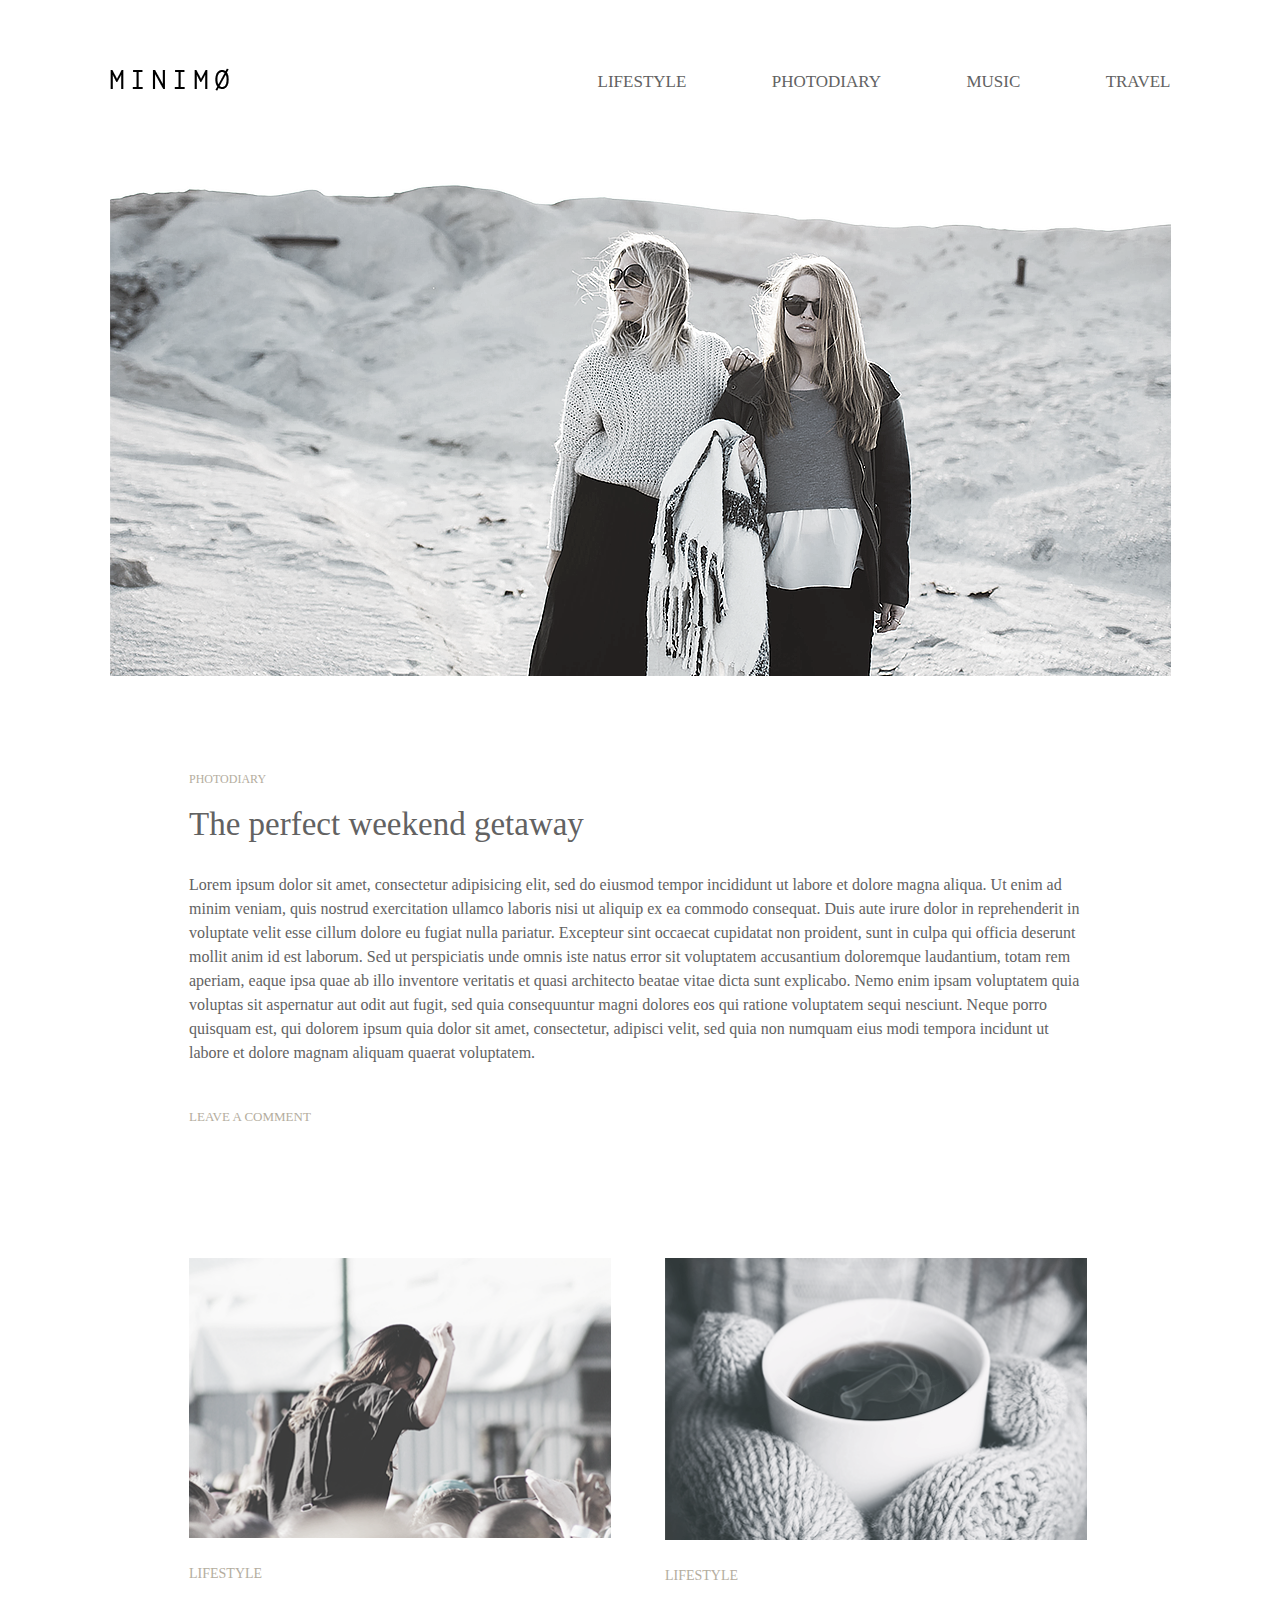
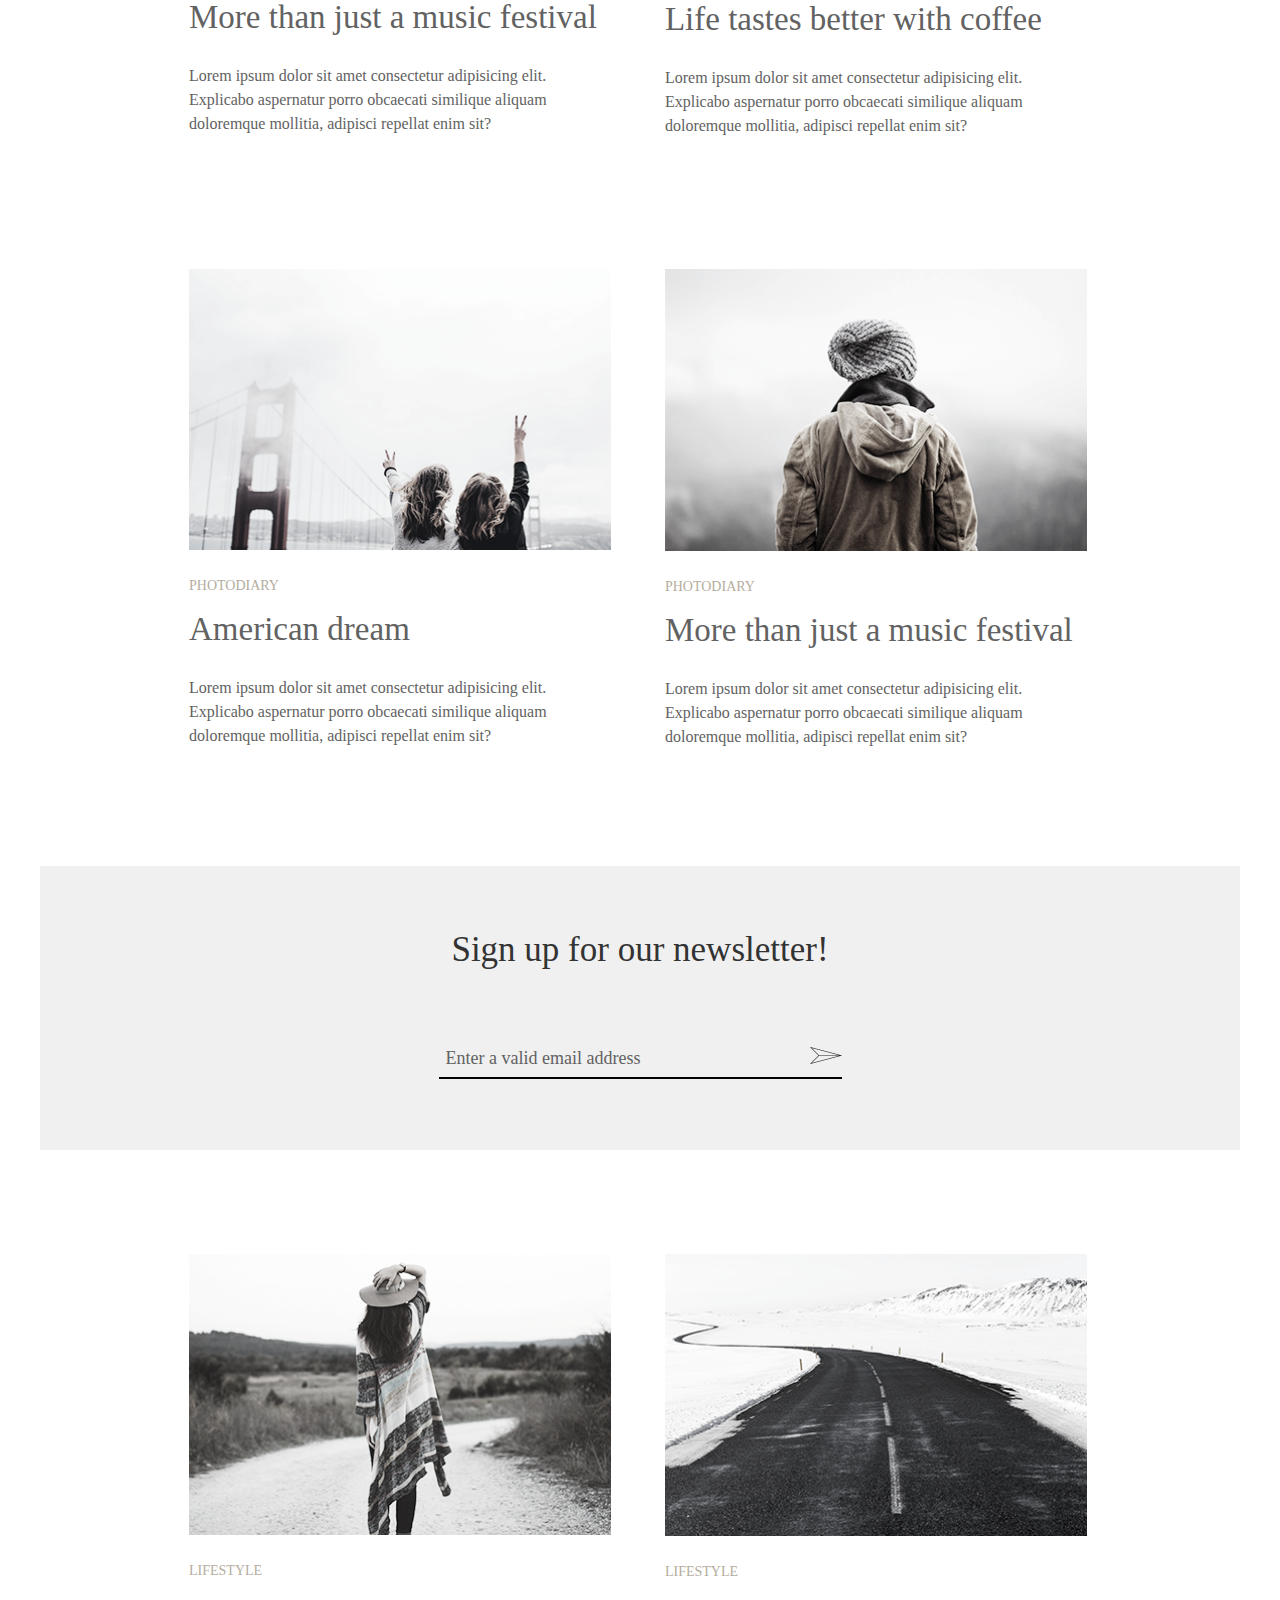
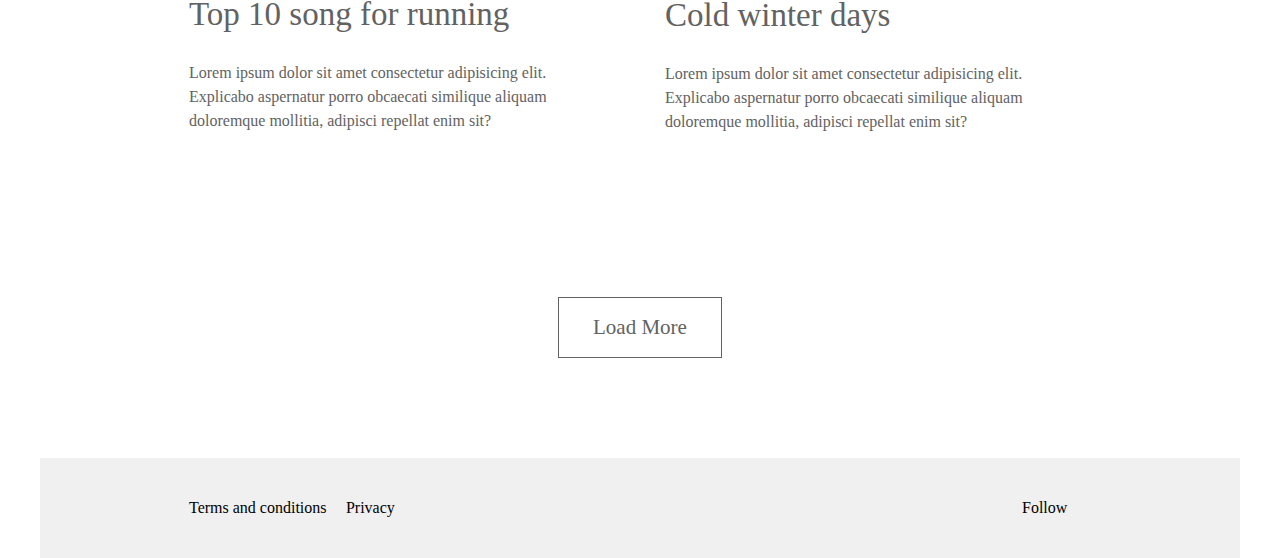
<file: css-practice/task_1/index.html>
<!DOCTYPE html>
<html lang="en">

<head>
    <meta charset="UTF-8">
    <meta name="viewport" content="width=device-width, initial-scale=1.0">
    <meta http-equiv="X-UA-Compatible" content="ie=edge">
    <link rel="stylesheet" href="https://use.fontawesome.com/releases/v5.4.2/css/all.css" integrity="sha384-/rXc/GQVaYpyDdyxK+ecHPVYJSN9bmVFBvjA/9eOB+pb3F2w2N6fc5qB9Ew5yIns" crossorigin="anonymous">
    <link rel="stylesheet" href="style/main.css">
    <title>MiNiMo</title>
</head>

<body>
    <header class="main-header">
        <div class="container">
            <div class="header">
                <div class="logo">
                    <a href="#" class="menu-link"><img src="img/minimø.png" alt="logo"></a>
                </div>
                <div class="menu">
                    <ul>
                        <li><a href="#" class="menu-link">lifestyle</a></li>
                        <li><a href="#" class="menu-link">photodiary</a></li>
                        <li><a href="#" class="menu-link">music</a></li>
                        <li><a href="#" class="menu-link">travel</a></li>
                    </ul>
                </div>
            </div>
            <div class="baner">
                <img src="img/image.png" alt="main-img">
            </div>
        </div>
    </header>
    <div class="content">
        <div class="container">
            <div class="photodiary">
                <span>photodiary</span>
                <h2>The perfect weekend getaway</h2>
                <p>Lorem ipsum dolor sit amet, consectetur adipisicing elit, sed do eiusmod tempor incididunt ut labore et dolore magna aliqua. Ut enim ad minim veniam, quis nostrud exercitation ullamco laboris nisi ut aliquip ex ea commodo consequat. Duis aute irure dolor in reprehenderit in voluptate velit esse cillum dolore eu fugiat nulla pariatur. Excepteur sint occaecat cupidatat non proident, sunt in culpa qui officia deserunt mollit anim id est laborum. Sed ut perspiciatis unde omnis iste natus error sit voluptatem accusantium doloremque laudantium, totam rem aperiam, eaque ipsa quae ab illo inventore veritatis et quasi architecto beatae vitae dicta sunt explicabo. Nemo enim ipsam voluptatem quia voluptas sit aspernatur aut odit aut fugit, sed quia consequuntur magni dolores eos qui ratione voluptatem sequi nesciunt. Neque porro quisquam est, qui dolorem ipsum quia dolor sit amet, consectetur, adipisci velit, sed quia non numquam eius modi tempora incidunt ut labore et dolore magnam aliquam quaerat voluptatem.
                </p>
            </div>
            <div class="card-holder">
                <span>Leave a comment</span>
                <div class="row">
                    <div class="card">
                        <img src="img/image2.png" alt="">
                        <span>Lifestyle</span>
                        <h2>More than just a music festival </h2>
                        <p>Lorem ipsum dolor sit amet consectetur adipisicing elit. Explicabo aspernatur porro obcaecati similique aliquam doloremque mollitia, adipisci repellat enim sit?
                        </p>
                    </div>
                    <div class="card-rigth">
                        <img src="img/Filtro_fotografico_5_copia_2.png" alt="">
                        <span>Lifestyle</span>
                        <h2>Life tastes better with coffee </h2>
                        <p>Lorem ipsum dolor sit amet consectetur adipisicing elit. Explicabo aspernatur porro obcaecati similique aliquam doloremque mollitia, adipisci repellat enim sit?
                        </p>
                    </div>
                </div>
                <div class="row">
                    <div class="card">
                        <img src="img/image3.png" alt="">
                        <span>photodiary</span>
                        <h2>American dream </h2>
                        <p>Lorem ipsum dolor sit amet consectetur adipisicing elit. Explicabo aspernatur porro obcaecati similique aliquam doloremque mollitia, adipisci repellat enim sit?
                        </p>
                    </div>
                    <div class="card-rigth">
                        <img src="img/image4.png" alt="">
                        <span>photodiary</span>
                        <h2>More than just a music festival </h2>
                        <p>Lorem ipsum dolor sit amet consectetur adipisicing elit. Explicabo aspernatur porro obcaecati similique aliquam doloremque mollitia, adipisci repellat enim sit?
                        </p>
                    </div>
                </div>
            </div>
        </div>
    </div>
    <section>
        <div class="container">
            <div class="sidebar">
                <h2>Sign up for our newsletter!</h2>
                <div class="form">
                    <input type="text" placeholder="Enter a valid email address">
                    <a href="#"><img src="img/send_icon.png" alt=""></a>
                </div>
            </div>
        </div>
    </section>
    <div class="card-bar">
        <div class="container">
            <div class="row">
                <div class="card">
                    <img src="img/image5.png" alt="">
                    <span>Lifestyle</span>
                    <h2>Top 10 song for running</h2>
                    <p>Lorem ipsum dolor sit amet consectetur adipisicing elit. Explicabo aspernatur porro obcaecati similique aliquam doloremque mollitia, adipisci repellat enim sit?
                    </p>
                </div>
                <div class="card-rigth">
                    <img src="img/image6.png" alt="">
                    <span>Lifestyle</span>
                    <h2>Cold winter days </h2>
                    <p>Lorem ipsum dolor sit amet consectetur adipisicing elit. Explicabo aspernatur porro obcaecati similique aliquam doloremque mollitia, adipisci repellat enim sit?
                    </p>
                </div>
            </div>
        </div>
    </div>
    <div class="button">
        <button class="btn">Load More</button>
    </div>
    <footer>
        <div class="container">
            <div class="footer">
                <div class="footer-menu">
                    <ul>
                        <li><a class="footer-menu-link" href="">Terms and conditions</a></li>
                        <li><a class="footer-menu-link" href="">Privacy</a></li>
                    </ul>
                </div>
                <div class="follow-link">
                    <p>Follow</p>
                    <a href="#"><i class="fab fa-facebook-f"></i></a>
                    <a href="#"><i class="fab fa-twitter"></i></a>
                    <a href="#"><i class="fab fa-instagram"></i></a>
                </div>
            </div>
        </div>
    </footer>
</body>

</html>
</file>
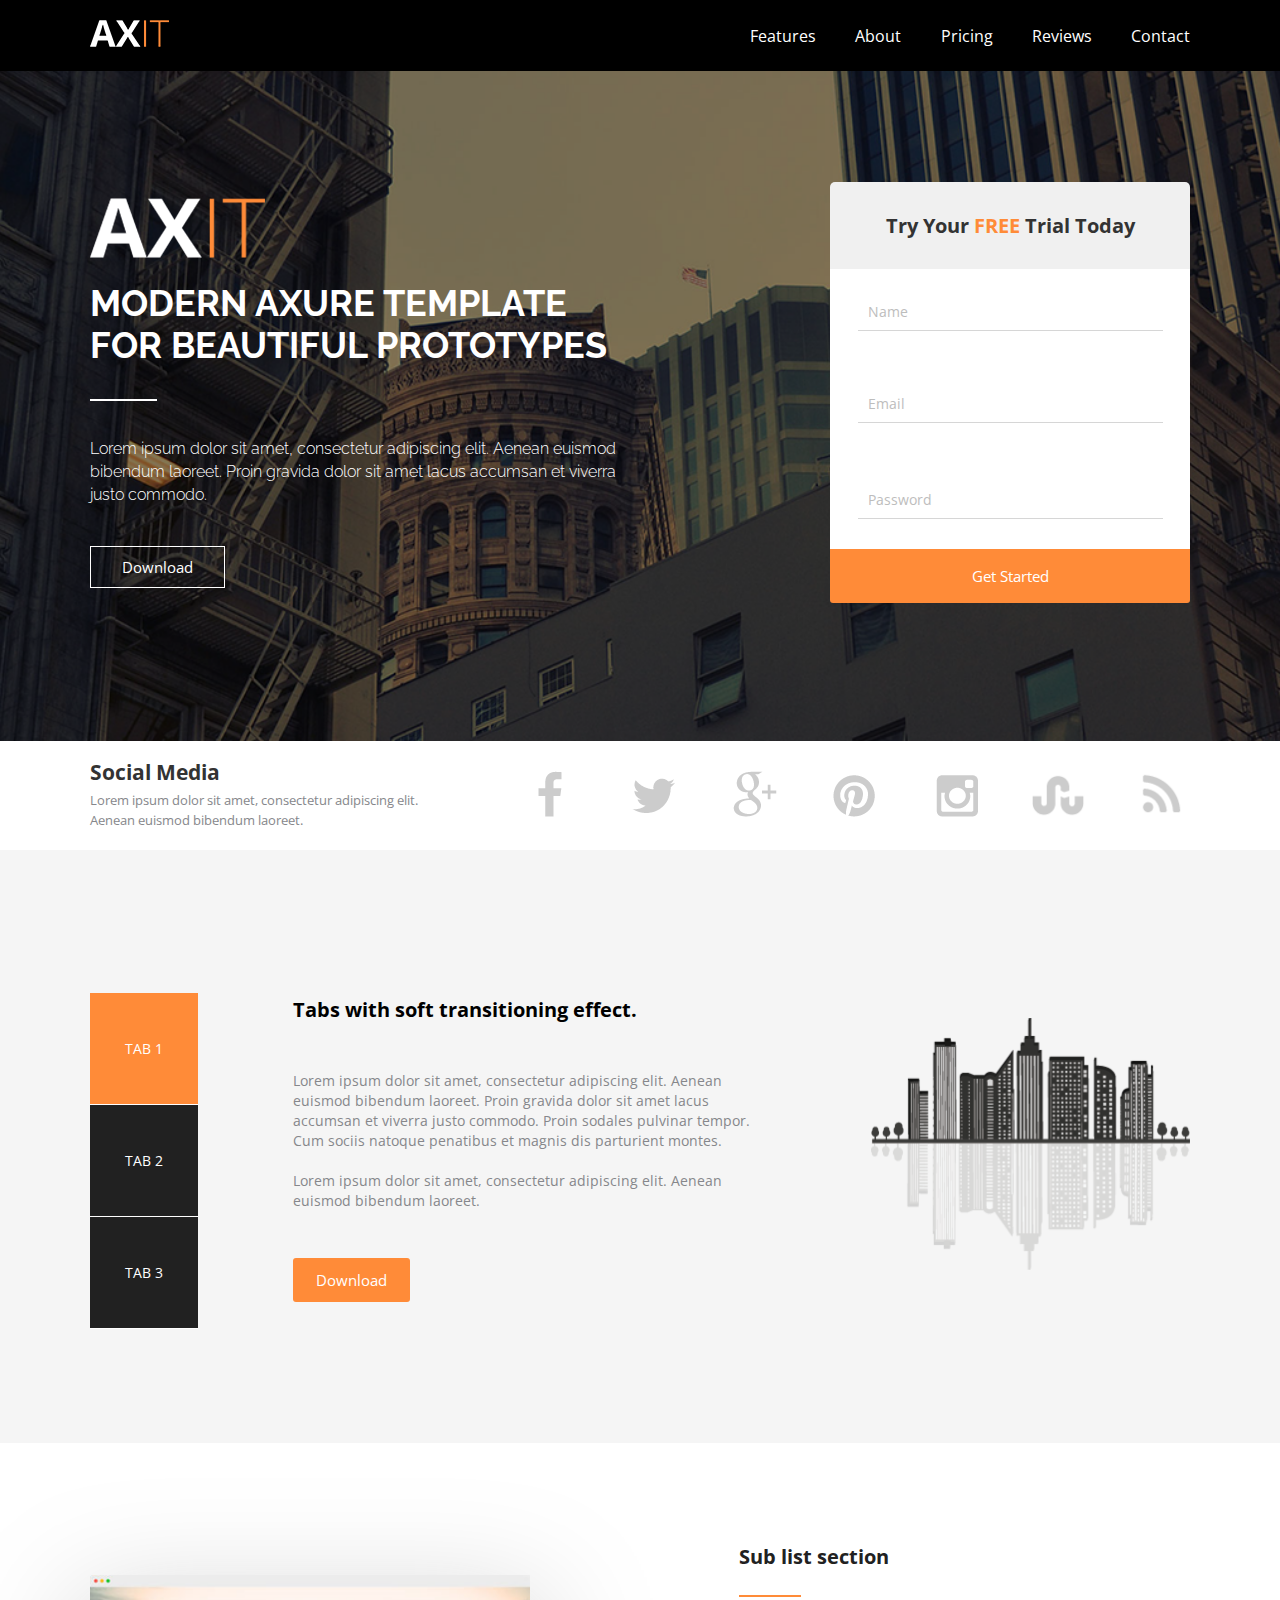
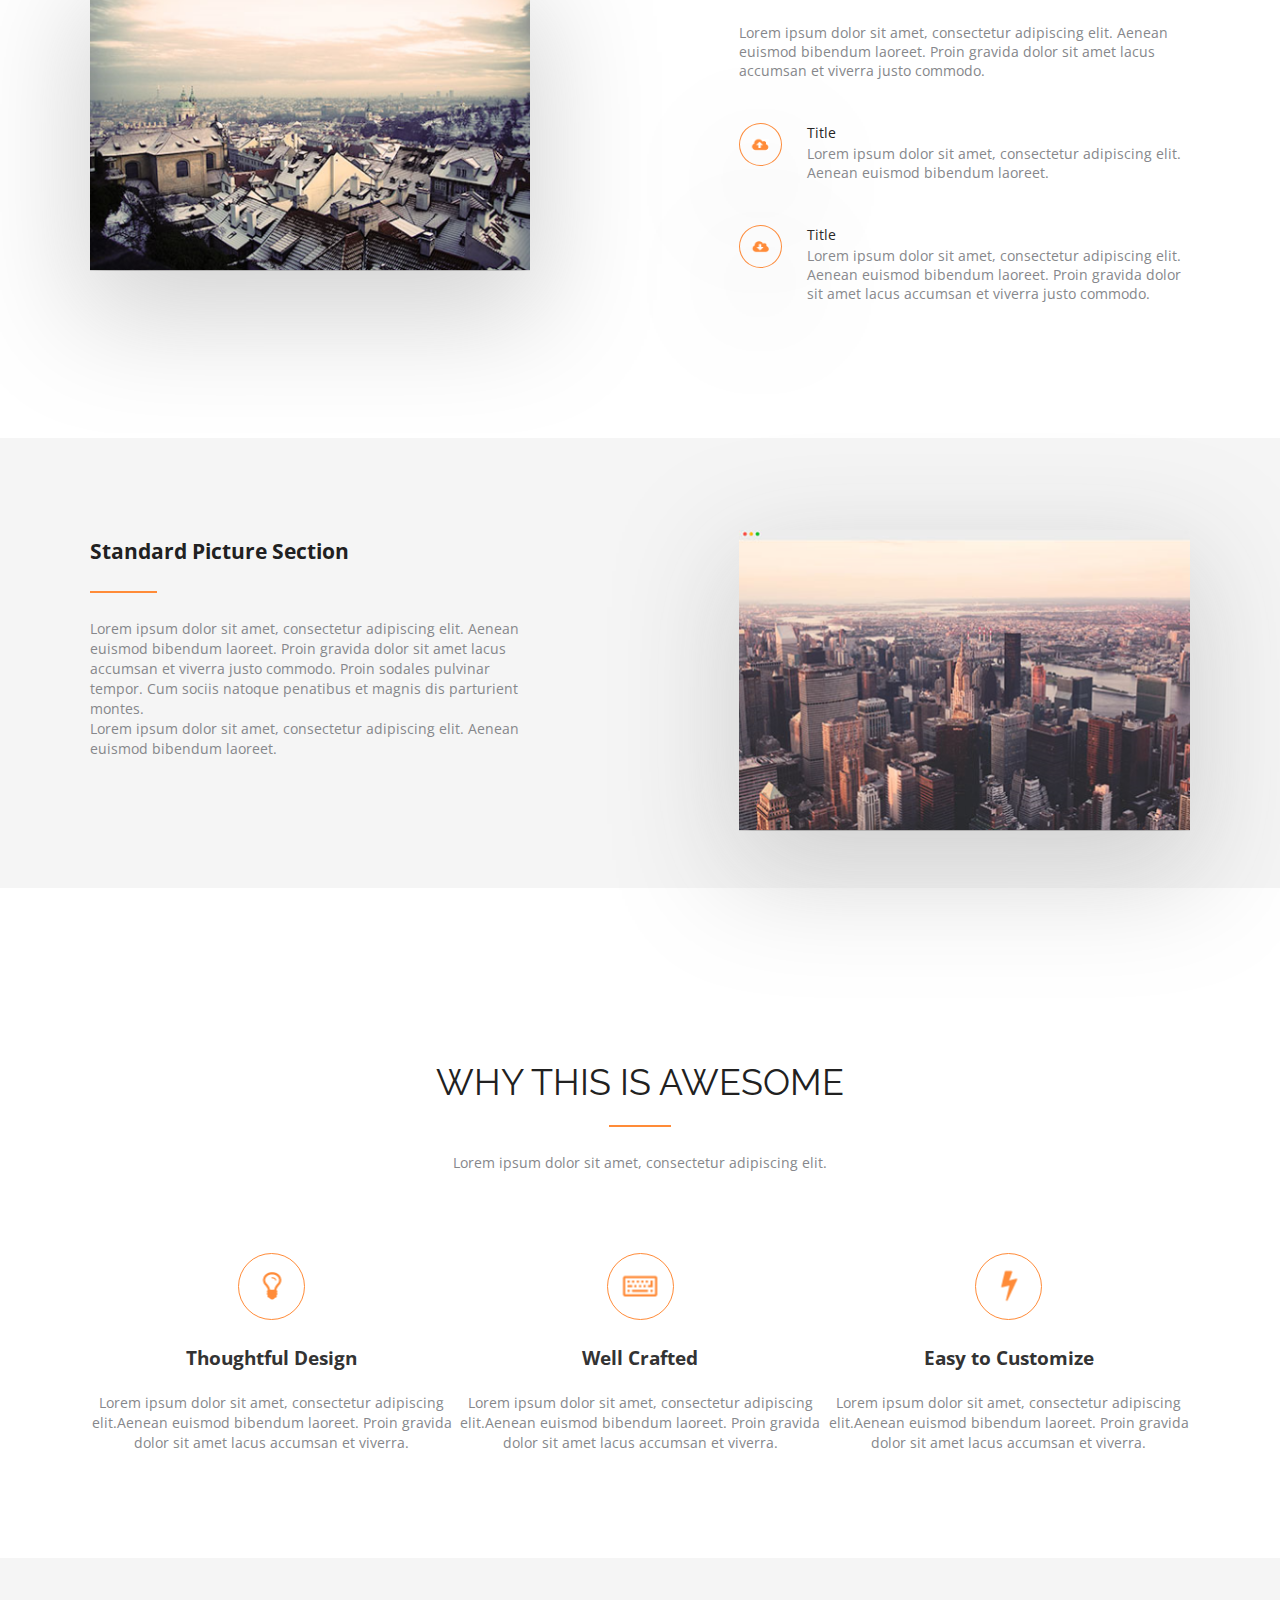
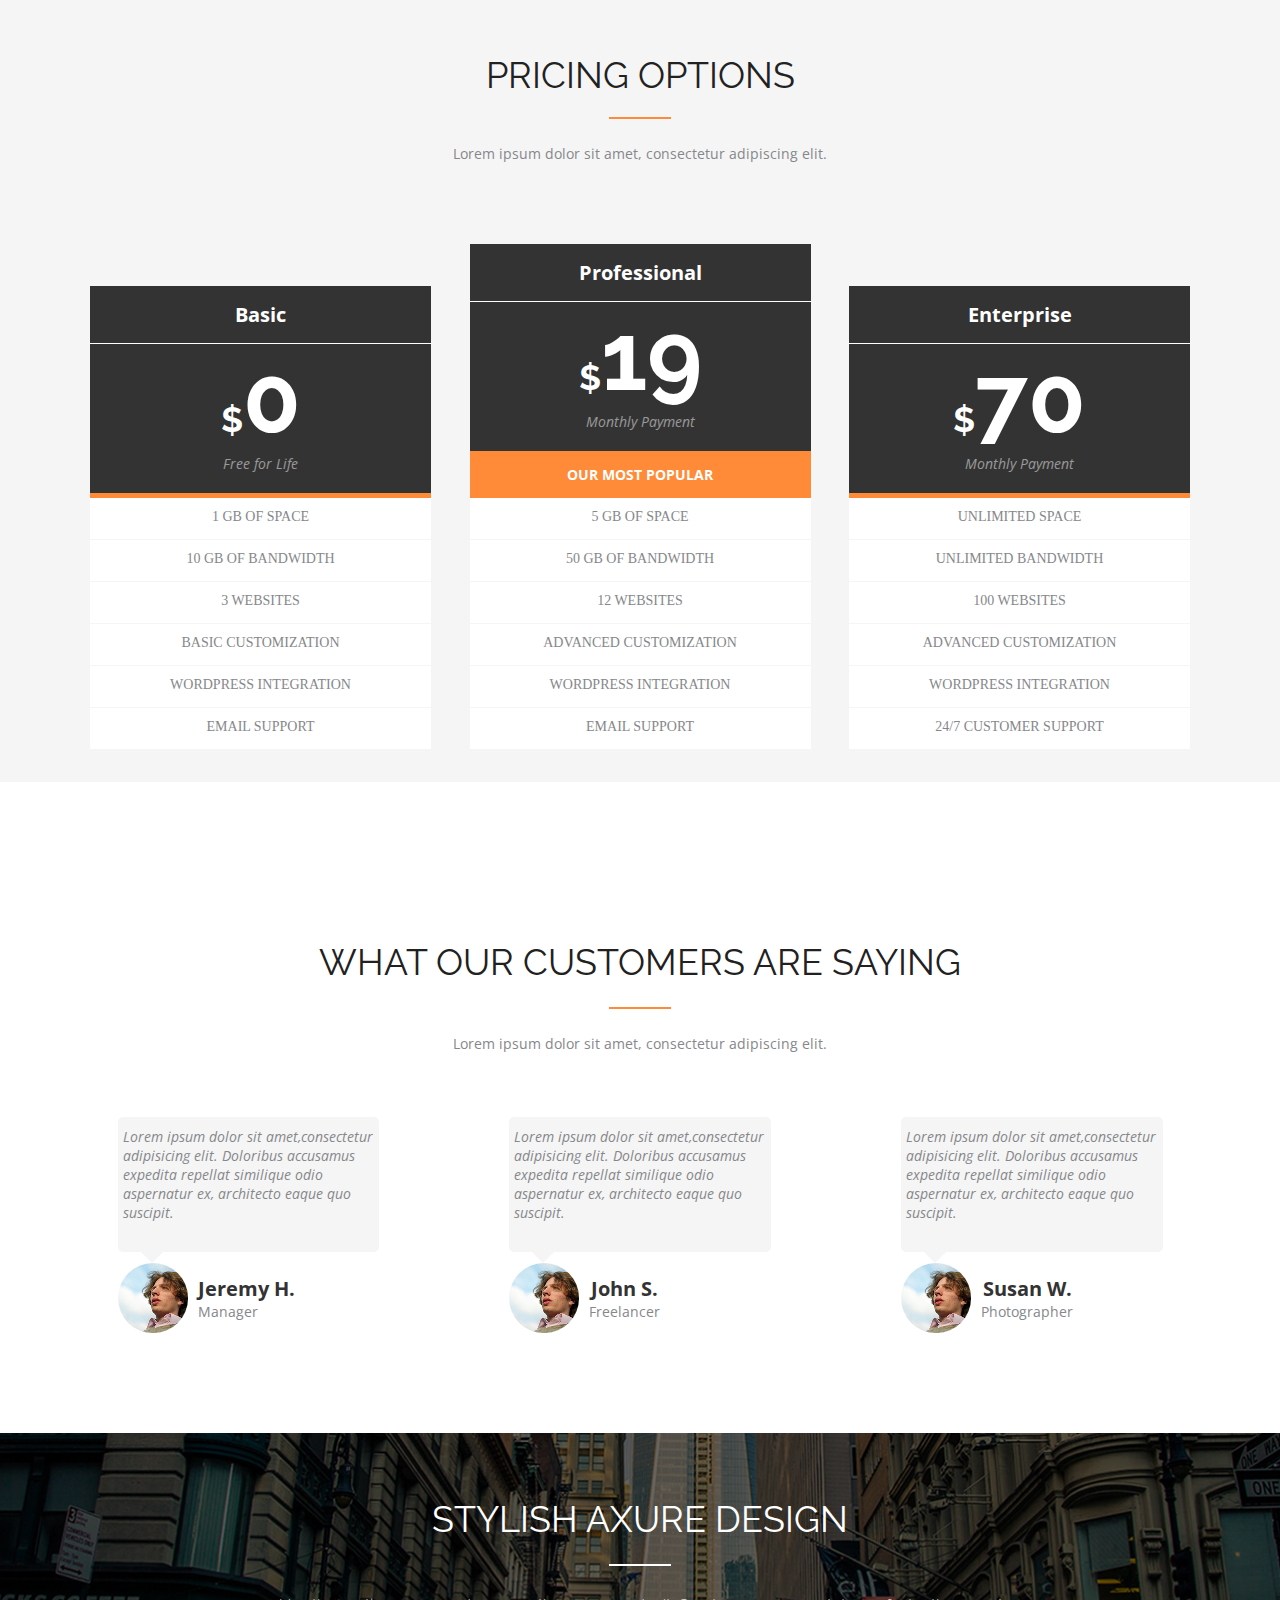
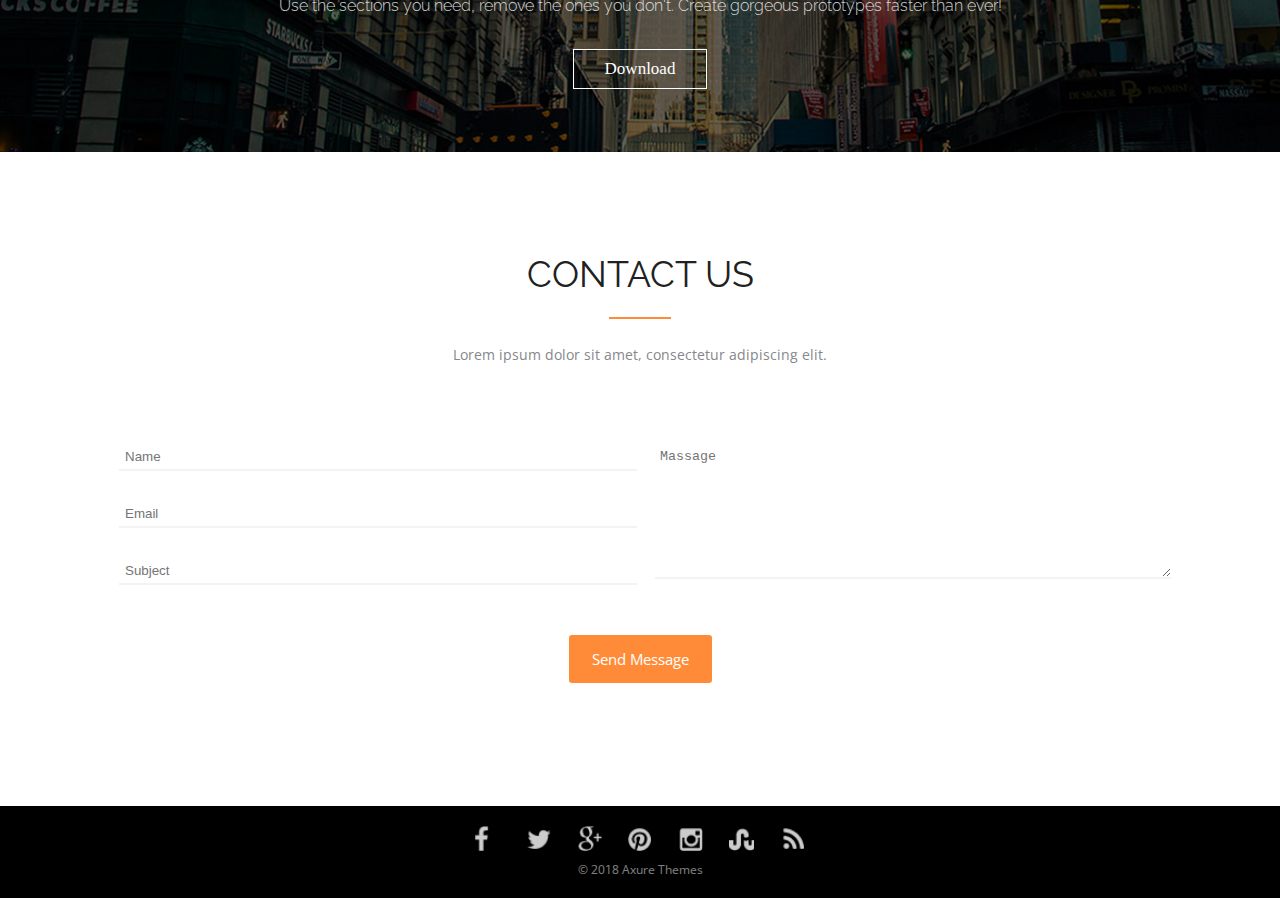
<file: css-practice/task_2/index.html>
<!DOCTYPE html>
<html lang="en">

<head>
    <meta charset="UTF-8">
    <meta name="viewport" content="width=device-width, initial-scale=1.0">
    <meta http-equiv="X-UA-Compatible" content="ie=edge">
    <link href="https://fonts.googleapis.com/css?family=Open+Sans:600" rel="stylesheet">
    <link href="https://fonts.googleapis.com/css?family=Raleway" rel="stylesheet">
    <link rel="stylesheet" href="css/main.css">
    <title>AxIt</title>
</head>

<body>
    <div class="top-bar">
        <div class="container flex">
            <div class="logo">
                <a href="#"><img src="img/Logo.png" alt=""></a>
            </div>
            <a href="#" class="menu-btn">
                <span></span>
                <span></span>
                <span></span>
            </a>
            <nav class="menu">
                <ul>
                    <li><a href="#">Features</a></li>
                    <li><a href="#">About</a></li>
                    <li><a href="#">Pricing</a></li>
                    <li><a href="#">Reviews</a></li>
                    <li><a href="#">Contact</a></li>
                </ul>
            </nav>
        </div>
    </div>
    <div class="burger-menu d-none">
        <div class="container container-burger">
            <nav class="menu">
                <ul>
                    <li><a href="#">Features</a></li>
                    <li><a href="#">About</a></li>
                    <li><a href="#">Pricing</a></li>
                    <li><a href="#">Reviews</a></li>
                    <li><a href="#">Contact</a></li>
                </ul>
            </nav>
        </div>
    </div>
    <div class="banner">
        <div class="container">
            <div class="banner-text">
                <div class="banner-text-items">
                    <img src="img/Logo_big.png" alt="">
                    <h2>MODERN AXURE TEMPLATE FOR BEAUTIFUL PROTOTYPES</h2>
                    <div class="devider"></div>
                    <p>Lorem ipsum dolor sit amet, consectetur adipiscing elit. Aenean euismod bibendum laoreet. Proin gravida dolor sit amet lacus accumsan et viverra justo commodo.</p>
                    <button class="btn" type="button">Download</button>
                </div>
                <form method="POST">
                    <div class="title">
                        <label>Try Your <span>FREE</span> Trial Today</label>
                    </div>
                    <div class="input_name">
                        <input name="user_name" placeholder="Name" pattern="^[a-zA-Z ]{2,25}$" title="Name don`t meet requires" required>
                    </div>
                    <div class="input_mail">
                        <input type="email" name="user_mail" placeholder="Email" pattern="^[^\s@]+@[^\s@]+\.[^\s@]+$" title="Email don`t meet requires" required>
                    </div>
                    <div class="input_psw">
                        <input type="password" name="user_password" placeholder="Password" pattern="(?=.*[0-9])(?=.*[a-z])(?=.*[A-Z])(?=.*[!@#$%^&+-]).{6,16}" title="Password don`t meet requires" required>
                    </div>
                    <button class="btn-form" type="submit">Get Started</button>
                </form>
            </div>
        </div>
    </div>
    <div class="social">
        <div class="container flex-social">
            <div class="social-text">
                <h2>Social Media</h2>
                <p>Lorem ipsum dolor sit amet, consectetur adipiscing elit. Aenean euismod bibendum laoreet.</p>
            </div>
            <div class="social-icons">
                <a href="#" class="facebook"></a>
                <a href="#" class="twitter"></a>
                <a href="#" class="google"></a>
                <a href="#" class="pint"></a>
                <a href="#" class="inst"></a>
                <a href="#" class="dub"></a>
                <a href="#" class="wifi"></a>
            </div>
        </div>
    </div>
    <div class="info-section">
        <div class="container info-section-container">
            <div class="info-button">
                <button id="button1" class="btn-info current" type="button">Tab 1</button>
                <button id="button2" class="btn-info" type="button">Tab 2</button>
                <button id="button3" class="btn-info" type="button">Tab 3</button>
            </div>
            <div id="content-tab-1" class="info-text-items show-content">
                <h2>Tabs with soft transitioning effect.</h2>
                <p>Lorem ipsum dolor sit amet, consectetur adipiscing elit. Aenean euismod bibendum laoreet. Proin gravida dolor sit amet lacus accumsan et viverra justo commodo. Proin sodales pulvinar tempor. Cum sociis natoque penatibus et magnis dis parturient montes.
                    <br>
                    <br> Lorem ipsum dolor sit amet, consectetur adipiscing elit. Aenean euismod bibendum laoreet.</p>
                <button class="btn-info-text" type="button">Download</button>
            </div>
            <div id="content-tab-2" class="info-text-items">
                <h2>Tabs with technical transitioning effect.</h2>
                <p>Aenean euismod bibendum laoreet. Proin gravida dolor sit amet lacus accumsan et viverra justo commodo. Proin sodales pulvinar tempor. Cum sociis natoque penatibus et magnis dis parturient montes.
                    <br>
                    <br> Lorem ipsum dolor sit amet, consectetur adipiscing elit. Aenean euismod bibendum laoreet.</p>
                <button class="btn-info-text" type="button">See more</button>
            </div>
            <div id="content-tab-3" class="info-text-items">
                <h2>Tabs with transitioning effect.</h2>
                <p>This tutorial will cover what variables are, how to declare and name them, and also take a closer look at the difference between var, let, and const. We will also review the effects of hoisting and the significance of global and local scope to a variable’s behavior.
                    <br>
                    <br> Lorem ipsum dolor sit amet, consectetur adipiscing elit. Aenean euismod bibendum laoreet.</p>
                <button class="btn-info-text" type="button">Upload</button>
            </div>
            <img src="./img/image_right_u255.png" alt="">
        </div>
    </div>
    <div class="sub-list-section">
        <div class="container sub-list-container">
            <img src="./img/img_left.png" alt="">
            <div class="sub-list-section-text">
                <h2>Sub list section</h2>
                <div class="devider"></div>
                <p>Lorem ipsum dolor sit amet, consectetur adipiscing elit. Aenean euismod bibendum laoreet. Proin gravida dolor sit amet lacus accumsan et viverra justo commodo.</p>
                <div class="sub-list-section-text-title">
                    <div class="img-border"><img src="./img/cloud_upload.png" alt=""></div>
                    <div class="text-title">
                        <h2>Title</h2>
                        <p>Lorem ipsum dolor sit amet, consectetur adipiscing elit. Aenean euismod bibendum laoreet.</p>
                    </div>
                </div>
                <div class="sub-list-section-text-title">
                    <div class="img-border"><img src="./img/cloud_load.png" alt=""></div>
                    <div class="text-title">
                        <h2>Title</h2>
                        <p>Lorem ipsum dolor sit amet, consectetur adipiscing elit. Aenean euismod bibendum laoreet. Proin gravida dolor sit amet lacus accumsan et viverra justo commodo.</p>
                    </div>
                </div>
            </div>
        </div>
    </div>
    <div class="picture-section">
        <div class="container picture-section-container">
            <div class="picture-section-text">
                <h2>Standard Picture Section</h2>
                <div class="devider"></div>
                <p>Lorem ipsum dolor sit amet, consectetur adipiscing elit. Aenean euismod bibendum laoreet. Proin gravida dolor sit amet lacus accumsan et viverra justo commodo. Proin sodales pulvinar tempor. Cum sociis natoque penatibus et magnis dis parturient montes.
                    <br> Lorem ipsum dolor sit amet, consectetur adipiscing elit. Aenean euismod bibendum laoreet.</p>
            </div>
            <img src="./img/img_right.png" alt="">
        </div>
    </div>
    <div class="awesome">
        <div class="container awesome-container">
            <div class="awesome-title">
                <h2>WHY THIS IS AWESOME</h2>
                <div class="devider"></div>
                <p>Lorem ipsum dolor sit amet, consectetur adipiscing elit.</p>
            </div>
            <div class="awesome-img">
                <div class="awesome-img-wraper">
                    <div class="img-border"><img src="./img/lightbul.png" alt=""></div>
                    <h2>Thoughtful Design</h2>
                    <p>Lorem ipsum dolor sit amet, consectetur adipiscing elit.Aenean euismod bibendum laoreet. Proin gravida dolor sit amet lacus accumsan et viverra.</p>
                </div>
                <div class="awesome-img-wraper">
                    <div class="img-border"><img src="./img/keyboard.png" alt=""></div>
                    <h2>Well Crafted</h2>
                    <p>Lorem ipsum dolor sit amet, consectetur adipiscing elit.Aenean euismod bibendum laoreet. Proin gravida dolor sit amet lacus accumsan et viverra.</p>
                </div>
                <div class="awesome-img-wraper">
                    <div class="img-border"><img src="./img/lightning.png" alt=""></div>
                    <h2>Easy to Customize</h2>
                    <p>Lorem ipsum dolor sit amet, consectetur adipiscing elit.Aenean euismod bibendum laoreet. Proin gravida dolor sit amet lacus accumsan et viverra.</p>
                </div>
            </div>
        </div>
    </div>
    <div class="pricing">
        <div class="container pricing-container">
            <div class="pricing-title">
                <h2>PRICING OPTIONS</h2>
                <div class="devider"></div>
                <p>Lorem ipsum dolor sit amet, consectetur adipiscing elit.</p>
            </div>
            <div class="pricing-wraper">
                <div class="pricing-wrap">
                    <a href="">
                        <div class="pricing-wrap-header">
                            <h2>Basic</h2>
                            <p class="prize"><span>$</span>0</p>
                            <p class="text">Free for Life</p>
                            <p class="popular"></p>
                        </div>
                    </a>
                    <div class="pricing-ability">
                        <ul>
                            <li><a href="#">1 gb of space</a></li>
                            <li><a href="#">10 gb of bandwidth</a></li>
                            <li><a href="#">3 websites</a></li>
                            <li><a href="#">Basic Customization</a></li>
                            <li><a href="#">wordpress integration</a></li>
                            <li><a href="#">email support</a></li>
                        </ul>
                    </div>
                </div>
                <div class="pricing-wrap">
                    <a href="#">
                        <div class="pricing-wrap-header">
                            <h2>Professional</h2>
                            <p class="prize"><span>$</span>19</p>
                            <p class="text">Monthly Payment</p>
                            <p class="popular current">Our Most Popular</p>
                        </div>
                    </a>
                    <div class="pricing-ability">
                        <ul>
                            <li><a href="#">5 gb of space</a></li>
                            <li><a href="#">50 gb of bandwidth</a></li>
                            <li><a href="#">12 websites</a></li>
                            <li><a href="#">Advanced Customization</a></li>
                            <li><a href="#">wordpress integration</a></li>
                            <li><a href="#">email support</a></li>
                        </ul>
                    </div>
                </div>
                <div class="pricing-wrap">
                    <a href="#">
                        <div class="pricing-wrap-header">
                            <h2>Enterprise</h2>
                            <p class="prize"><span>$</span>70</p>
                            <p class="text">Monthly Payment</p>
                            <p class="popular"></p>
                        </div>
                    </a>
                    <div class="pricing-ability">
                        <ul>
                            <li><a href="#">Unlimited space</a></li>
                            <li><a href="#">unlimited bandwidth</a></li>
                            <li><a href="#">100 websites</a></li>
                            <li><a href="#">Advanced Customization</a></li>
                            <li><a href="#">wordpress integration</a></li>
                            <li><a href="#">24/7 customer support</a></li>
                        </ul>
                    </div>
                </div>
            </div>
        </div>
    </div>
    <div class="customer">
        <div class="container customer-container">
            <div class="customer-title">
                <h2>WHAT OUR CUSTOMERS ARE SAYING</h2>
                <div class="devider"></div>
                <p>Lorem ipsum dolor sit amet, consectetur adipiscing elit.</p>
            </div>
            <div class="customer-wraper">
                <div class="wrap">
                    <div class="customer-feedback">
                        <p>Lorem ipsum dolor sit amet,consectetur adipisicing elit. Doloribus accusamus expedita repellat similique odio aspernatur ex, architecto eaque quo suscipit.</p>
                    </div>
                    <div class="customer-icon">
                        <img src="./img/avatar_2_u231.png" alt="">
                        <div class="name">
                            <h2>Jeremy H.</h2>
                            <span>Manager</span>
                        </div>
                    </div>
                </div>
                <div class="wrap">
                    <div class="customer-feedback">
                        <p>Lorem ipsum dolor sit amet,consectetur adipisicing elit. Doloribus accusamus expedita repellat similique odio aspernatur ex, architecto eaque quo suscipit.</p>
                    </div>
                    <div class="customer-icon">
                        <img src="./img/avatar_2_u231.png" alt="">
                        <div class="name">
                            <h2>John S.</h2>
                            <span>Freelancer</span>
                        </div>
                    </div>
                </div>
                <div class="wrap">
                    <div class="customer-feedback">
                        <p>Lorem ipsum dolor sit amet,consectetur adipisicing elit. Doloribus accusamus expedita repellat similique odio aspernatur ex, architecto eaque quo suscipit.</p>
                    </div>
                    <div class="customer-icon">
                        <img src="./img/avatar_2_u231.png" alt="">
                        <div class="name">
                            <h2>Susan W.</h2>
                            <span>Photographer</span>
                        </div>
                    </div>
                </div>
            </div>
        </div>
    </div>
    <div class="design">
        <div class="container design-container">
            <div class="design-title">
                <h2>STYLISH AXURE DESIGN</h2>
                <div class="devider"></div>
                <p>Use the sections you need, remove the ones you don't. Create gorgeous prototypes faster than ever!</p>
            </div>
            <button class="btn-design" type="button">Download</button>
        </div>
    </div>
    <div class="contact">
        <div class="container contact-container">
            <div class="contact-title">
                <h2>CONTACT US</h2>
                <div class="devider"></div>
                <p>Lorem ipsum dolor sit amet, consectetur adipiscing elit.</p>
            </div>
            <div class="contact-form">
                <form method="POST">
                    <div class="input_form">
                        <div class="input_name">
                            <input type="text" name="user_name_footer" placeholder="Name" pattern="^[a-zA-Z ]{2,25}$" title="Name don`t meet requires" required>
                        </div>
                        <div class="input_mail">
                            <input type="email" name="user_mail_footer" placeholder="Email" pattern="^[^\s@]+@[^\s@]+\.[^\s@]+$" title="Email don`t meet requires" required>
                        </div>
                        <div class="input_sub">
                            <input type="text" name="user_subject_footer" placeholder="Subject" pattern=".{0,30}$" title="Subject don`t meet requires" required>
                        </div>
                    </div>
                    <div class="textarea_form">
                        <textarea maxlength="250" name="message_footer" placeholder="Massage"></textarea>
                    </div>
                    <div>
                        <button class="btn-contact" type="submit">Send Message</button>
                    </div>
                </form>
            </div>
        </div>
    </div>
    <footer>
        <div class="container footer-container">
            <div class="footer-social-icons">
                <a href="#" class="facebook"></a>
                <a href="#" class="twitter"></a>
                <a href="#" class="google"></a>
                <a href="#" class="pint"></a>
                <a href="#" class="inst"></a>
                <a href="#" class="dub"></a>
                <a href="#" class="wifi"></a>
            </div>
            <p>© 2018 Axure Themes</p>
        </div>
    </footer>
    <script src="index.js"></script>
</body>

</html>
</file>
<file: css-practice/task_1/style/main.css>
* {
  margin: 0;
  padding: 0;
}
p {
  font-size: 15px;
  line-height: 1.5;
}
.container {
  max-width: 1200px;
  margin: 0 auto;
}
/* Header */
.main-header {
  display: -webkit-box;
  display: -ms-flexbox;
  display: flex;
  -webkit-box-orient: vertical;
  -webkit-box-direction: normal;
  -ms-flex-direction: column;
  flex-direction: column;
  -ms-flex-pack: distribute;
  justify-content: space-around;
  -webkit-box-align: center;
  -ms-flex-align: center;
  align-items: center;
  position: relative;
}
.header {
  display: -webkit-box;
  display: -ms-flexbox;
  display: flex;
  -webkit-box-pack: justify;
  -ms-flex-pack: justify;
  justify-content: space-between;
  -webkit-box-align: center;
  -ms-flex-align: center;
  align-items: center;
  padding: 68px 0 72px;
}
.logo {
  width: 40%;
}
.menu {
  width: 54%;
}
.menu ul {
  display: -webkit-box;
  display: -ms-flexbox;
  display: flex;
  -webkit-box-pack: justify;
  -ms-flex-pack: justify;
  justify-content: space-between;
}
.menu li {
  list-style: none;
  text-transform: uppercase;
}
.menu li a {
  font-family: "Playfair Display";
  font-size: 17px;
  color: #626262;
}
.menu li a:hover {
  font-family: "Playfair Display";
  font-size: 17px;
  color: #000;
}
.menu-link {
  text-decoration: none;
}
.baner img {
  width: 100%;
  padding: 0 0 72px;
}
/* Main content */
.content {
  display: -webkit-box;
  display: -ms-flexbox;
  display: flex;
  -webkit-box-orient: vertical;
  -webkit-box-direction: normal;
  -ms-flex-direction: column;
  flex-direction: column;
  -webkit-box-align: center;
  -ms-flex-align: center;
  align-items: center;
  -ms-flex-pack: distribute;
}
.photodiary {
  display: -webkit-box;
  display: -ms-flexbox;
  display: flex;
  -webkit-box-orient: vertical;
  -webkit-box-direction: normal;
  -ms-flex-direction: column;
  flex-direction: column;
  -ms-flex-item-align: center;
  align-self: center;
  padding: 0 153px 0 149px;
}
.photodiary span {
  font-family: Ubuntu;
  text-transform: uppercase;
  font-size: 12px;
  color: #b4ad9e;
  margin: 20px 0 19px 0;
}
.card-holder span {
  font-family: Ubuntu;
  text-transform: uppercase;
  font-size: 13px;
  color: #b4ad9e;
  margin: 44px 0 19px 0;
}
.photodiary h2 {
  color: #626262;
  font-family: "Playfair Display";
  font-size: 33px;
  font-weight: normal;
  margin-bottom:30px;
}
.photodiary p {
  color: #626262;
  font-family: "Playfair Display";
  font-size: 16px;
}
.card-holder {
  display: -webkit-box;
  display: -ms-flexbox;
  display: flex;
  -webkit-box-orient: vertical;
  -webkit-box-direction: normal;
  -ms-flex-direction: column;
  flex-direction: column;
  padding: 0 153px 0 149px;
}
.card {
  width: 47%;
}
.card-rigth {
  width: 47%;
}
.row {
  display: -webkit-box;
  display: -ms-flexbox;
  display: flex;
  -webkit-box-pack: justify;
  -ms-flex-pack: justify;
  justify-content: space-between;
  margin-bottom: 17px;
  margin-top: 114px;
}
.row img {
  width: 100%;
  margin-bottom: 22px;
}
.row span {
  font-family: Ubuntu;
  color: #b4ad9e;
  font-size: 14px;
}
.row h2 {
  color: #626262;
  font-family: "Playfair Display";
  font-size: 33px;
  margin: 17px 0 28px 0;
  font-weight: normal;
}
.row p {
  font-family: "Playfair Display";
  color: #626262;
  font-size: 16px;
}
/* Side Bar */
.sidebar {
  height: 284px;
  background-color: #f0f0f0;
  display: -webkit-box;
  display: -ms-flexbox;
  display: flex;
  -webkit-box-orient: vertical;
  -webkit-box-direction: normal;
  -ms-flex-direction: column;
  flex-direction: column;
  -webkit-box-align: center;
  -ms-flex-align: center;
  align-items: center;
  -ms-flex-pack: distribute;
  justify-content: space-around;
  margin-bottom: -10px;
  margin-top: 100px;
}
.sidebar h2 {
  color: #333333;
  font-family: "Playfair Display";
  font-size: 35px;
  font-weight: normal;
  margin-top: 30px;
}
.form {
  border-bottom: 2px solid #000;
  margin-bottom: 37px; 
}
.form input[type="text"] {
  border: none;
  background-color:#f0f0f0;
  width: 360px;
  height: 40px;
  outline: none;
  font-size: 20px;
  font-family: "Playfair Display";
  -webkit-transition: 0.2s;
  -o-transition: 0.2s;
  transition: 0.2s;
  padding-left: 7px;
}
.form input::-webkit-input-placeholder {
  color: #626262;
  font-size: 18px;
  font-family: "Playfair Display";
}
.form input:-ms-input-placeholder {
  color: #626262;
  font-size: 18px;
  font-family: "Playfair Display";
}
.form input::-ms-input-placeholder {
  color: #626262;
  font-size: 18px;
  font-family: "Playfair Display";
}
.form input::placeholder {
  color: #626262;
  font-size: 18px;
  font-family: "Playfair Display";
}
.form input[type="text"]:hover {
  opacity: 0.4;
  -webkit-transition: 0.2s;
  -o-transition: 0.2s;
  transition: 0.2s;
}
/* Card Bar */
.card-bar {
  display: -webkit-box;
  display: -ms-flexbox;
  display: flex;
  -webkit-box-orient: horizontal;
  -webkit-box-direction: normal;
  -ms-flex-direction: row;
  flex-direction: row;
  -webkit-box-align: center;
  -ms-flex-align: center;
  align-items: center;
  -ms-flex-pack: distribute;
  justify-content: space-around;
}
.card-bar .row {
  display: -webkit-box;
  display: -ms-flexbox;
  display: flex;
  -webkit-box-pack: justify;
  -ms-flex-pack: justify;
  justify-content: space-between;
  margin-bottom: 163px;
  padding: 0 153px 0 149px;
}
.card-bar span {
  font-family: Ubuntu;
  text-transform: uppercase;
}
.button {
  display: -webkit-box;
  display: -ms-flexbox;
  display: flex;
  -webkit-box-orient: horizontal;
  -webkit-box-direction: normal;
  -ms-flex-direction: row;
  flex-direction: row;
  -webkit-box-align: center;
  -ms-flex-align: center;
  align-items: center;
  -ms-flex-pack: distribute;
  justify-content: space-around;
  margin-bottom: 100px;
}
.button .btn {
  border: 1px solid #626262;
  background-color: #fff;
  padding: 17px 34px;
  font-size: 21px;
  text-align: center;
  font-family: "Playfair Display";
  color: #626262;
  cursor: pointer;
  -webkit-transition: 0.2s;
  -o-transition: 0.2s;
  transition: 0.2s;
}
.button .btn:hover {
  background-color: #626262;
  color: #fff;
  -webkit-transition: 0.2s;
  -o-transition: 0.2s;
  transition: 0.2s;
}
.button .btn:active {
  opacity: 0.5;
}
/* Footer */
.footer {
  background-color: #f0f0f0;
  height: 100px;
  display: -webkit-box;
  display: -ms-flexbox;
  display: flex;
  -webkit-box-pack: justify;
  -ms-flex-pack: justify;
  justify-content: space-between;
  -webkit-box-align: center;
  -ms-flex-align: center;
  align-items: center;
  padding: 0 71px 0 149px;
}
.footer-menu {
  width: 21%;
}
.footer-menu ul {
  display: -webkit-box;
  display: -ms-flexbox;
  display: flex;
  -webkit-box-pack: justify;
  -ms-flex-pack: justify;
  justify-content: space-between;
}
.footer-menu li {
  list-style: none;
}
.footer-menu li a {
  font-family: "Playfair Display";
  font-size: 16px;
  color: #000;
}
.footer-menu li a:hover {
  color: #626262;
}
.footer-menu-link {
  text-decoration: none;
}
.follow-link {
  display: -webkit-box;
  display: -ms-flexbox;
  display: flex;
  -webkit-box-pack: justify;
  -ms-flex-pack: justify;
  justify-content: space-between;
  -webkit-box-align: center;
  -ms-flex-align: center;
  align-items: center;
  width: 15%;
}
.follow-link p {
  font-family: "Playfair Display";
  font-size: 16px;
  color: #000000;
}
.fa-facebook-f {
  color: #626262;
}
.fa-facebook-f:hover {
  color:#3b5999;
}
.fa-twitter {
  color: #626262;
}
.fa-twitter:hover {
  color: #1dcaff;
}
.fa-instagram {
  color: #626262;
}
.fa-instagram:hover {
  color: #e4405f;
}
/* Responsive */
@media only screen and (max-width: 960px) {
 /* Header */
  .header {
      padding: 68px 50px 72px;
 }
  .menu li a {
      font-size: 16px;
      color: #626262;
 }
  .menu li a:hover {
      color: #000;
 }
 /* Main content */
  .photodiary {
      padding: 0 50px 0 50px;
 }
  .photodiary span, .card-holder span {
      font-size: 15px;
      margin: 20px 0 20px 0;
 }
  .photodiary h2 {
      font-size: 30px;
      margin-bottom:10px;
 }
  .card-holder {
      padding: 0 50px 0 50px;
 }
  .row {
      margin-bottom: 70px;
 }
  .row img {
      margin-bottom: 10px;
 }
  .row span {
      font-size: 15px;
 }
  .row h2 {
      font-size: 30px;
 }
 /* Side Bar */
  .sidebar {
      height: 200px;
      margin-bottom: 70px;
 }
  .sidebar h2 {
      font-size: 30px;
 }
  .form {
      border-bottom: 1px solid #000;
 }
  .form img {
      width: 20px;
 }
  .form input[type="text"] {
      width: 300px;
      height: 20px;
      font-size: 15px;
 }
  .form input::-webkit-input-placeholder {
      font-size: 15px;
 }
  .form input:-ms-input-placeholder {
      font-size: 15px;
 }
  .form input::-ms-input-placeholder {
      font-size: 15px;
 }
  .form input::placeholder {
      font-size: 15px;
 }
 /* Card Bar */
  .card-bar .row {
      margin-bottom: 70px;
      padding: 0 50px 0 50px;
 }
  .button {
      margin-bottom: 50px;
 }
  .button .btn {
      padding: 16px 32px;
      font-size: 20px;
 }
 /* Footer */
  .footer {
      padding: 0 50px 0 50px;
 }
  .footer-menu {
      width: 30%;
 }
  .footer-menu ul {
      display: -webkit-box;
      display: -ms-flexbox;
      display: flex;
      -ms-flex-pack: distribute;
      justify-content: space-around;
 }
  .footer-menu li a, .follow-link p, .fa-facebook-f, .fa-twitter, .fa-instagram {
      font-size: 12px;
 }
  .fa-facebook-f:hover, .fa-twitter:hover, .fa-instagram:hover {
      font-size: 12px;
 }
}
@media only screen and (max-width: 600px) {
 /* Header */
  .main-header {
      display: -webkit-box;
      display: -ms-flexbox;
      display: flex;
      -webkit-box-orient: vertical;
      -webkit-box-direction: normal;
      -ms-flex-direction: column;
      flex-direction: column;
      -ms-flex-pack: distribute;
      justify-content: space-around;
      -webkit-box-align: center;
      -ms-flex-align: center;
      align-items: center;
      position: relative;
 }
  .header {
      -webkit-box-orient: vertical;
      -webkit-box-direction: normal;
      -ms-flex-direction: column;
      flex-direction: column;
 }
  .logo {
      display: -webkit-box;
      display: -ms-flexbox;
      display: flex;
      -webkit-box-pack: center;
      -ms-flex-pack: center;
      justify-content: center;
 }
  .menu {
      margin-top: 50px;
      width: 100%;
 }
  .menu ul{
      -webkit-box-orient: vertical;
      -webkit-box-direction: normal;
      -ms-flex-direction: column;
      flex-direction: column;
      -webkit-box-align: center;
      -ms-flex-align: center;
      align-items: center;
 }
  .menu li {
      background-color: #fff;
      line-height: 3;
      opacity: 0.7;
      border-bottom: 1px solid #000;
      width: 100%;
 }
  .menu li:last-child {
      border-bottom: none;
 }
  .menu li:hover {
      background-color: rgba(240, 240, 240, 0.5);
 }
  .menu li a {
      display: block;
      text-align: center;
      font-size: 15px;
 }
  .menu li a:hover {
      font-size: 15px;
 }
  .baner {
      width: 100%;
 }
  .baner img {
      padding:0 0 72px;
 }
 /* Main content */
  .card {
      width: 100%;
      margin-bottom: 40px;
 }
  .card-rigth {
      width: 100%;
 }
  .row {
      -webkit-box-orient: vertical;
      -webkit-box-direction: normal;
      -ms-flex-direction: column;
      flex-direction: column;
 }
  .row span {
      font-size: 12px;
 }
  .row p {
      font-size: 16px;
 }
 /* Side Bar */
  .sidebar {
      height: 150px;
      margin-bottom: 30px;
 }
  .sidebar h2 {
      font-size: 20px;
 }
  .form {
      border-bottom: 1px solid #000;
 }
  .form img {
      width: 20px;
 }
  .form input[type="text"] {
      width: 200px;
      height: 20px;
 }
  .form input::-webkit-input-placeholder {
      font-size: 15px;
 }
  .form input:-ms-input-placeholder {
      font-size: 15px;
 }
  .form input::-ms-input-placeholder {
      font-size: 15px;
 }
  .form input::placeholder {
      font-size: 15px;
 }
 /* Card Bar */
  .card-bar .row {
      margin-bottom: 30px;
 }
  .card-bar span {
      font-size: 12px;
 }
  .button {
      margin-bottom: 50px;
 }
  .button .btn {
      padding: 8px 16px;
      font-size: 14px;
 }
 /* Footer */
  footer {
      height: 50px;
 }
  .footer-menu {
      width: 40% 
 }
  .follow-link {
      width: 30%;
 }
  .fa-facebook-f, .fa-twitter, .fa-instagram, .follow-link p, .footer-menu li a {
      font-size: 12px;
 }
  .fa-facebook-f:hover, .fa-twitter:hover, .fa-instagram:hover {
      font-size: 12px;
 }
}
</file>
<file: css-practice/task_2/css/main.css>
* {
  border: none;
  margin: 0;
  padding: 0;
}

body {
  background: #000;
}

a {
  text-decoration: none;
}

.container {
  width: 1100px;
  margin: 0 auto;
  padding: 0 5%;
}

/* Header */
.top-bar {
  background-color: #000;
  display: flex;
  align-items: center;
}
.top-bar .flex {
  margin-top: 20px;
  margin-bottom: 20px;
  display: flex;
  justify-content: space-between;
}
.top-bar .flex .menu {
  width: 40%;
  display: flex;
  align-items: center;
  justify-content: space-between;
}
.top-bar .flex ul {
  display: flex;
  flex-basis: 100%;
  justify-content: space-between;
}
.top-bar .flex ul li {
  list-style-type: none;
}
.top-bar .flex ul li a {
  color: #fff;
  font-family: "Open Sans", sans-serif;
  font-size: 16px;
  text-decoration: none;
}

/* Burger Menu */
.burger-menu {
  display: none;
}

/* Banner */
.banner {
  background: url(../img/main_banner.png) no-repeat top center;
  background-attachment: fixed;
  background-size: cover;
  display: flex;
  justify-content: center;
  align-items: center;
}
.banner-text {
  display: flex;
  justify-content: space-between;
  align-items: center;
  margin-top: 111px;
  margin-bottom: 138px;
}
.banner-text-items {
  width: 50%;
}
.banner-text-items img {
  margin-bottom: 20px;
}
.banner-text-items h2 {
  color: #fff;
  font-family: "Raleway", sans-serif;
  font-size: 36px;
  text-transform: uppercase;
  margin-bottom: 33px;
}
.banner-text-items .devider {
  width: 65px;
  border: 1px solid #ffffff;
  margin-bottom: 36px;
}
.banner-text-items p {
  font-family: "Raleway", sans-serif;
  font-size: 16px;
  font-weight: 300;
  line-height: 23px;
  color: #fff;
  margin-bottom: 40px;
}
.banner-text-items .btn {
  width: 135px;
  height: 42px;
  background-color: rgba(0, 0, 0, 0);
  border: 1px solid #fff;
  cursor: pointer;
  text-decoration: none;
  color: #fff;
  font-family: "Open Sans", sans-serif;
  font-size: 15px;
  font-weight: 400;
}
.banner-text .title {
  display: flex;
  justify-content: center;
  align-items: center;
  width: 360px;
  padding-top: 30px;
  padding-bottom: 30px;
  background: #f0f0f0;
  border: none;
  border-top-left-radius: 5px;
  border-top-right-radius: 5px;
}
.banner-text .title label {
  color: #333333;
  font-family: "Open Sans", sans-serif;
  font-size: 20px;
  font-weight: 700;
  border: none;
}
.banner-text .title label span {
  color: #ff8b38;
}
.banner-text .input_name, .banner-text .input_mail, .banner-text .input_psw {
  width: 360px;
  padding-top: 26px;
  padding-bottom: 30px;
  background: #fff;
  display: flex;
  justify-content: center;
  align-items: center;
}
.banner-text .input_name ::placeholder, .banner-text .input_mail ::placeholder, .banner-text .input_psw ::placeholder {
  color: #bdbdbd;
  font-family: "Open Sans", sans-serif;
  font-size: 14px;
}
.banner-text .input_psw {
  width: 360px;
  padding-top: 30px;
  background: #fff;
  display: flex;
  justify-content: center;
  align-items: center;
}
.banner-text .input_name input, .banner-text .input_mail input, .banner-text .input_psw input {
  width: 285px;
  border: none;
  padding: 10px;
  outline: none;
  border-bottom: 1px solid rgba(0, 0, 1, 0.16);
}
.banner-text .blur_error {
  box-shadow: 0px 0px 10px #d30202;
  background-color: rgba(211, 2, 2, 0.1);
}
.banner-text .blur_success {
  box-shadow: 0px 0px 10px green;
  background-color: rgba(0, 128, 0, 0.1);
}
.banner-text .btn-form {
  width: 360px;
  height: 54px;
  background: #ff8b38;
  border: #ff8b38;
  border-bottom-left-radius: 3px;
  border-bottom-right-radius: 3px;
  cursor: pointer;
  color: #ffffff;
  font-family: "Open Sans", sans-serif;
  font-size: 15px;
  text-decoration: none;
}

/* Social */
.social {
  background: #fff;
  display: flex;
  align-items: center;
}
.social .flex-social {
  display: flex;
  justify-content: space-between;
  align-items: center;
  padding: 10px 0;
}
.social .flex-social .social-text {
  width: 30%;
}
.social .flex-social .social-text h2 {
  font-family: "Open Sans", sans-serif;
  font-size: 21px;
  color: #333333;
  margin-bottom: 4px;
  margin-top: 7px;
}
.social .flex-social .social-text p {
  color: #86878b;
  font-family: "Open Sans", sans-serif;
  font-size: 13px;
  line-height: 20px;
  margin-bottom: 10px;
}
.social .flex-social .social-icons {
  width: 61%;
  display: flex;
  justify-content: space-between;
  align-items: center;
}
.social .flex-social .social-icons .facebook {
  background-image: url(../img/image.png);
  background-size: cover;
  width: 60px;
  height: 60px;
}
.social .flex-social .social-icons .twitter {
  background-image: url(../img/twitter.png);
  background-size: cover;
  width: 60px;
  height: 60px;
}
.social .flex-social .social-icons .google {
  background-image: url(../img/g.png);
  background-size: cover;
  width: 60px;
  height: 60px;
}
.social .flex-social .social-icons .pint {
  background-image: url(../img/pint.png);
  background-size: cover;
  width: 60px;
  height: 60px;
}
.social .flex-social .social-icons .inst {
  background-image: url(../img/inst.png);
  background-size: cover;
  width: 60px;
  height: 60px;
}
.social .flex-social .social-icons .dub {
  background-image: url(../img/dub.png);
  background-size: cover;
  width: 60px;
  height: 60px;
}
.social .flex-social .social-icons .wifi {
  background-image: url(../img/wifi.png);
  background-size: cover;
  width: 60px;
  height: 60px;
}

/* Info Section */
.info-section {
  background-color: #f5f5f5;
  display: flex;
}
.info-section-container {
  display: flex;
  justify-content: space-between;
  align-items: flex-start;
  margin-top: 143px;
  margin-bottom: 114px;
}
.info-section-container #tab1 {
  display: block;
}
.info-section-container #tab2, .info-section-container #tab3 {
  display: none;
}
.info-section-container .info-button {
  display: flex;
  flex-direction: column;
}
.info-section-container .info-button .btn-info {
  background-color: #212121;
  padding: 46px 35px;
  cursor: pointer;
  border-bottom: 1px solid #fff;
  text-decoration: none;
  color: #fff;
  font-family: "Open Sans", sans-serif;
  font-size: 14px;
  text-transform: uppercase;
}
.info-section-container .info-button .current {
  background-color: #ff8b38;
}
.info-section-container img {
  width: 29%;
  margin-top: 25px;
}
.info-section-container .info-text-items {
  width: 44%;
  display: none;
}
.info-section-container .info-text-items h2 {
  color: #000000;
  font-family: "Open Sans", sans-serif;
  font-size: 20px;
  font-weight: 700;
  margin-bottom: 48px;
  margin-top: 3px;
}
.info-section-container .info-text-items p {
  color: #86878b;
  font-family: "Open Sans", sans-serif;
  font-size: 14px;
  font-weight: 400;
  line-height: 20px;
  margin-bottom: 47px;
}
.info-section-container .info-text-items .btn-info-text {
  background-color: #ff8b38;
  padding: 12px 23px;
  border-radius: 3px;
  cursor: pointer;
  text-decoration: none;
  color: #fff;
  font-family: "Open Sans", sans-serif;
  font-weight: 400;
  font-size: 15px;
}
.info-section .show-content {
  display: block;
  animation: hidden_visible 2s;
}

@keyframes hidden_visible {
  0% {
    opacity: 0;
  }
  100% {
    opacity: 1;
  }
}
/* Sub List Section */
.sub-list-section {
  background-color: #fff;
  display: flex;
  justify-content: space-between;
  align-items: center;
}
.sub-list-section .sub-list-container {
  display: flex;
  justify-content: space-between;
  align-items: center;
  margin-top: 100px;
  margin-bottom: 135px;
}
.sub-list-section .sub-list-container .sub-list-section-text {
  width: 41%;
}
.sub-list-section .sub-list-container .sub-list-section-text .devider {
  width: 60px;
  border: 1px solid #ff8b38;
  margin-bottom: 26px;
}
.sub-list-section .sub-list-container .sub-list-section-text h2 {
  color: #212121;
  font-family: "Open Sans", sans-serif;
  font-size: 20px;
  margin-bottom: 25px;
}
.sub-list-section .sub-list-container .sub-list-section-text p {
  color: #86878b;
  font-family: "Open Sans", sans-serif;
  font-size: 14px;
  font-weight: 400;
  margin-bottom: 20px;
}
.sub-list-section .sub-list-container .sub-list-section-text-title {
  display: flex;
  flex-direction: row;
  justify-content: space-between;
  align-items: flex-start;
  margin-top: 43px;
}
.sub-list-section .sub-list-container .sub-list-section-text-title .img-border {
  border: 1px solid #ff8b38;
  border-radius: 100%;
  width: 1px;
  height: 1px;
  padding: 20px 20px;
  position: relative;
}
.sub-list-section .sub-list-container .sub-list-section-text-title .img-border img {
  position: absolute;
  top: 50%;
  left: 50%;
  transform: translate(-50%, -50%);
}
.sub-list-section .sub-list-container .sub-list-section-text-title .text-title {
  width: 90%;
  margin-left: 25px;
}
.sub-list-section .sub-list-container .sub-list-section-text-title h2 {
  margin: 0;
  color: #212121;
  font-family: "Open Sans", sans-serif;
  font-size: 14px;
  font-weight: 400;
  margin-bottom: 2px;
}
.sub-list-section .sub-list-container .sub-list-section-text-title p {
  margin: 0;
  color: #86878b;
  font-family: "Open Sans", sans-serif;
  font-size: 14px;
  font-weight: 400;
}
.sub-list-section .sub-list-container img {
  width: 40%;
  box-shadow: 0px 35px 115px 12px rgba(204, 204, 204, 0.84);
}

/* Picture Section */
.picture-section {
  background-color: #f5f5f5;
  display: flex;
  align-items: center;
}
.picture-section .picture-section-container {
  display: flex;
  justify-content: space-between;
  align-items: flex-start;
  margin-top: 92px;
  margin-bottom: 57px;
}
.picture-section .picture-section-container .picture-section-text {
  width: 40%;
}
.picture-section .picture-section-container .picture-section-text h2 {
  color: #212121;
  font-family: "Open Sans", sans-serif;
  font-size: 21px;
  font-weight: 700;
  line-height: 43px;
  margin-bottom: 18px;
}
.picture-section .picture-section-container .picture-section-text .devider {
  width: 65px;
  border: 1px solid #ff8b38;
  margin-bottom: 26px;
}
.picture-section .picture-section-container .picture-section-text p {
  color: #86878b;
  font-family: "Open Sans", sans-serif;
  font-size: 14px;
  font-weight: 400;
  line-height: 20px;
}
.picture-section .picture-section-container img {
  width: 41%;
  box-shadow: 0px 35px 115px 12px rgba(204, 204, 204, 0.84);
}

/* Why this is awesome */
.awesome {
  background-color: #fff;
  display: flex;
  align-items: center;
}
.awesome-container {
  display: flex;
  flex-direction: column;
  align-items: center;
  margin: 0 auto;
}
.awesome-container .awesome-title {
  display: flex;
  flex-direction: column;
  align-items: center;
}
.awesome-container .awesome-title h2 {
  color: #212121;
  font-family: "Raleway", sans-serif;
  font-size: 36px;
  font-weight: 400;
  line-height: 43px;
  text-transform: uppercase;
  margin-top: 173px;
  margin-bottom: 21px;
}
.awesome-container .awesome-title .devider {
  width: 60px;
  border: 1px solid #ff8b38;
  margin-bottom: 26px;
}
.awesome-container .awesome-title p {
  color: #86878b;
  font-family: "Open Sans", sans-serif;
  font-size: 14px;
  font-weight: 400;
  line-height: 20px;
  margin-bottom: 80px;
}
.awesome-container .awesome-img {
  display: flex;
  justify-content: space-between;
  align-items: center;
  margin-bottom: 105px;
}
.awesome-container .awesome-img .awesome-img-wraper {
  width: 33%;
  display: flex;
  flex-direction: column;
  align-items: center;
  justify-content: space-between;
}
.awesome-container .awesome-img .awesome-img-wraper .img-border {
  border: 1px solid #ff8b38;
  border-radius: 100%;
  width: 25px;
  height: 25px;
  padding: 20px 20px;
  position: relative;
  margin-bottom: 26px;
}
.awesome-container .awesome-img .awesome-img-wraper .img-border img {
  position: absolute;
  top: 50%;
  left: 50%;
  transform: translate(-50%, -50%);
}
.awesome-container .awesome-img .awesome-img-wraper h2 {
  color: #333333;
  font-family: "Open Sans", sans-serif;
  font-size: 19px;
  line-height: 24px;
  font-weight: 700;
  margin-bottom: 23px;
}
.awesome-container .awesome-img .awesome-img-wraper p {
  color: #86878b;
  font-family: "Open Sans", sans-serif;
  font-size: 14px;
  font-weight: 400;
  line-height: 20px;
  text-align: center;
}

/* Pricing Options */
.pricing {
  background-color: #f5f5f5;
  display: flex;
  align-items: center;
}
.pricing-container {
  display: flex;
  flex-direction: column;
  margin: 0 auto;
}
.pricing-container .pricing-title {
  display: flex;
  flex-direction: column;
  align-items: center;
}
.pricing-container .pricing-title h2 {
  color: #212121;
  font-family: "Raleway", sans-serif;
  font-size: 36px;
  font-weight: 400;
  line-height: 43px;
  text-transform: uppercase;
  margin-top: 96px;
  margin-bottom: 20px;
}
.pricing-container .pricing-title .devider {
  width: 60px;
  border: 1px solid #ff8b38;
  margin-bottom: 25px;
}
.pricing-container .pricing-title p {
  color: #86878b;
  font-family: "Open Sans", sans-serif;
  font-size: 14px;
  font-weight: 400;
  line-height: 20px;
  margin-bottom: 80px;
}
.pricing-wraper {
  width: 100%;
  display: flex;
  justify-content: space-between;
  align-items: flex-end;
  margin-bottom: 32px;
}
.pricing-wraper .pricing-wrap {
  width: 31%;
}
.pricing-wraper .pricing-wrap .pricing-wrap-header {
  text-align: center;
}
.pricing-wraper .pricing-wrap .pricing-wrap-header h2 {
  color: #ffffff;
  font-family: "Open Sans", sans-serif;
  font-size: 20px;
  background-color: #333333;
  padding: 15px 0px;
  border-bottom: 1px solid #fff;
}
.pricing-wraper .pricing-wrap .pricing-wrap-header .prize {
  font-family: "Raleway", sans-serif;
  font-size: 94px;
  font-weight: 700;
  background-color: #333333;
  color: #fff;
}
.pricing-wraper .pricing-wrap .pricing-wrap-header .prize span {
  font-size: 35px;
}
.pricing-wraper .pricing-wrap .pricing-wrap-header .text {
  color: rgba(255, 255, 255, 0.5);
  font-family: "Open Sans";
  font-size: 14px;
  font-style: italic;
  background-color: #333333;
  text-align: center;
  padding: 0 0 20px 0;
}
.pricing-wraper .pricing-wrap .pricing-wrap-header .popular {
  background-color: #ff8b38;
  border-bottom: 5px solid #ff8b38;
}
.pricing-wraper .pricing-wrap .pricing-wrap-header .current {
  border-bottom: none;
  color: #fff;
  font-family: "Open Sans", sans-serif;
  font-size: 14px;
  font-weight: 700;
  text-transform: uppercase;
  padding: 14px 0 14px 0;
}
.pricing-ability ul {
  text-align: center;
}
.pricing-ability ul li {
  background-color: #fff;
  border-bottom: 1px solid #f5f5f5;
  list-style: none;
  padding-top: 9px;
  padding-bottom: 14px;
}
.pricing-ability ul li a {
  text-decoration: none;
  color: #86878b;
  text-transform: uppercase;
  font-weight: lighter;
  font-size: 14px;
}

/* Customers */
.customer {
  background-color: #fff;
  display: flex;
  align-items: center;
}
.customer-container {
  display: flex;
  flex-direction: column;
  align-items: center;
  margin: 0 auto;
}
.customer-container .customer-title {
  display: flex;
  flex-direction: column;
  align-items: center;
}
.customer-container .customer-title h2 {
  color: #212121;
  font-family: "Raleway", sans-serif;
  font-size: 36px;
  font-weight: 400;
  line-height: 43px;
  text-transform: uppercase;
  margin-top: 159px;
  margin-bottom: 23px;
  text-align: center;
}
.customer-container .customer-title .devider {
  width: 60px;
  border: 1px solid #ff8b38;
  margin-bottom: 25px;
}
.customer-container .customer-title p {
  color: #86878b;
  font-family: "Open Sans";
  font-size: 14px;
  font-weight: 400;
  line-height: 20px;
  margin-bottom: 63px;
  text-align: center;
}
.customer-container .customer-wraper {
  display: flex;
  flex-direction: row;
  justify-content: space-between;
  margin-bottom: 100px;
  width: 95%;
}
.customer-container .customer-wraper .wrap {
  width: 25%;
}
.customer-container .customer-wraper .wrap .customer-feedback {
  background-color: #f5f5f5;
  width: 100%;
  border-radius: 5px;
  position: relative;
  margin-bottom: 11px;
}
.customer-container .customer-wraper .wrap .customer-feedback p {
  color: #86878b;
  font-family: "Open Sans", sans-serif;
  font-size: 14px;
  font-style: italic;
  padding: 10px 5px 30px 5px;
}
.customer-container .customer-wraper .wrap .customer-feedback ::after {
  top: 100%;
  left: 133px;
  border: solid transparent;
  content: " ";
  height: 0;
  width: 0;
  position: absolute;
  pointer-events: none;
  border-color: rgba(136, 183, 213, 0);
  border-top-color: #f5f5f5;
  border-width: 11px;
  margin-left: -110px;
}
.customer-container .customer-wraper .wrap .customer-icon {
  display: flex;
}
.customer-container .customer-wraper .wrap .name {
  display: flex;
  flex-direction: column;
  justify-content: center;
  margin-left: 10px;
}
.customer-container .customer-wraper .wrap .name h2 {
  color: #333333;
  font-family: "Open Sans", sans-serif;
  font-size: 20px;
  font-weight: 700;
  text-align: center;
}
.customer-container .customer-wraper .wrap .name span {
  color: #86878b;
  font-family: "Open Sans", sans-serif;
  font-size: 14px;
  font-weight: 400;
}

/* Stylish Design */
.design {
  background-image: url(../img/banner.png);
  background-size: cover;
  display: flex;
  align-items: center;
  justify-content: center;
}
.design-container {
  display: flex;
  flex-direction: column;
  align-items: center;
  margin: 0 auto;
}
.design-container .design-title {
  display: flex;
  flex-direction: column;
  align-items: center;
}
.design-container .design-title h2 {
  color: #fff;
  font-family: "Raleway", sans-serif;
  font-size: 36px;
  text-transform: uppercase;
  font-weight: 400;
  margin-top: 65px;
  margin-bottom: 24px;
  text-align: center;
}
.design-container .design-title .devider {
  width: 60px;
  border: 1px solid #fff;
  margin-bottom: 30px;
}
.design-container .design-title p {
  opacity: 0.8;
  color: #fff;
  font-family: "Raleway", sans-serif;
  font-size: 16px;
  font-weight: 300;
  margin-bottom: 34px;
  text-align: center;
}
.design-container .btn-design {
  background-color: rgba(0, 0, 0, 0);
  border: 1px solid #fff;
  cursor: pointer;
  padding: 9px 31px;
  margin-bottom: 63px;
  color: #fff;
  font-family: "Open Sans - Semibold";
  font-size: 17px;
  font-weight: 400;
  text-decoration: none;
}

/* Contact Us */
.contact {
  background-color: #fff;
  display: flex;
  align-items: center;
}
.contact-container {
  display: flex;
  flex-direction: column;
  justify-content: space-between;
  align-items: center;
}
.contact-container .contact-title {
  display: flex;
  flex-direction: column;
  align-items: center;
}
.contact-container .contact-title h2 {
  color: #212121;
  font-family: "Raleway", sans-serif;
  font-size: 36px;
  font-weight: 400;
  text-transform: uppercase;
  margin-top: 101px;
  margin-bottom: 22px;
  text-align: center;
}
.contact-container .contact-title .devider {
  width: 60px;
  border: 1px solid #ff8b38;
  margin-bottom: 26px;
}
.contact-container .contact-title p {
  color: #86878b;
  font-family: "Open Sans", sans-serif;
  font-size: 14px;
  font-weight: 400;
  margin-bottom: 80px;
  text-align: center;
}
.contact-container .contact-form {
  margin-bottom: 43px;
  width: 100%;
}
.contact-container .contact-form form {
  width: 100%;
  display: flex;
  flex-wrap: wrap;
  justify-content: center;
}
.contact-container .contact-form form .input_form {
  width: 46%;
  margin-right: 30px;
}
.contact-container .contact-form form .textarea_form {
  width: 46%;
}
.contact-container .contact-form form .input_name, .contact-container .contact-form form .input_mail, .contact-container .contact-form form .input_sub {
  margin-bottom: 30px;
}
.contact-container .contact-form form .input_name input, .contact-container .contact-form form .input_mail input, .contact-container .contact-form form .input_sub input {
  border-bottom: 2px solid #f3f3f3;
  padding: 5px 6px;
  width: 100%;
  outline: none;
}
.contact-container .contact-form form .input_name input ::placeholder, .contact-container .contact-form form .input_mail input ::placeholder, .contact-container .contact-form form .input_sub input ::placeholder {
  color: #bdbdbd;
  font-family: "Open Sans", sans-serif;
  font-size: 14px;
  font-weight: 400;
}
.contact-container .contact-form form .input_sub {
  margin-bottom: 0;
}
.contact-container .contact-form textarea {
  min-width: 100%;
  max-width: 100%;
  border-bottom: 2px solid #f3f3f3;
  padding: 5px;
  outline: none;
  height: 123px;
}
.contact-container .blur_error {
  box-shadow: 0px 0px 10px #d30202;
  background-color: rgba(211, 2, 2, 0.1);
}
.contact-container .blur_success {
  box-shadow: 0px 0px 10px green;
  background-color: rgba(0, 128, 0, 0.1);
}
.contact-container .btn-contact {
  background-color: #ff8b38;
  cursor: pointer;
  padding: 14px 23px;
  margin-bottom: 80px;
  border-radius: 3px;
  color: #fff;
  font-family: "Open Sans", sans-serif;
  font-size: 15px;
  font-weight: 400;
  margin-top: 50px;
  outline: none;
}

footer {
  background-color: #000;
  display: flex;
  align-items: center;
}
footer .footer-container {
  display: flex;
  flex-direction: column;
  justify-content: center;
  align-items: center;
  padding: 20px 0;
}
footer .footer-container .footer-social-icons {
  width: 30%;
  display: flex;
  justify-content: space-between;
  align-items: center;
  padding-bottom: 10px;
}
footer .footer-container .footer-social-icons .facebook {
  background-image: url(../img/facebook_small.png);
  background-size: cover;
  width: 25px;
  height: 25px;
}
footer .footer-container .footer-social-icons .twitter {
  background-image: url(../img/twitter_small.png);
  background-size: cover;
  width: 25px;
  height: 25px;
}
footer .footer-container .footer-social-icons .google {
  background-image: url(../img/google_small.png);
  background-size: cover;
  width: 25px;
  height: 25px;
}
footer .footer-container .footer-social-icons .pint {
  background-image: url(../img/pint_small.png);
  background-size: cover;
  width: 25px;
  height: 25px;
}
footer .footer-container .footer-social-icons .inst {
  background-image: url(../img/inst_small.png);
  background-size: cover;
  width: 25px;
  height: 25px;
}
footer .footer-container .footer-social-icons .dub {
  background-image: url(../img/dub_small.png);
  background-size: cover;
  width: 25px;
  height: 25px;
}
footer .footer-container .footer-social-icons .wifi {
  background-image: url(../img/wifi_small.png);
  background-size: cover;
  width: 25px;
  height: 25px;
}
footer p {
  opacity: 0.5;
  color: #fff;
  font-family: "Open Sans", sans-serif;
  font-size: 12px;
  font-weight: 400;
}

@media only screen and (max-width: 1024px) {
  /* Header */
  .top-bar .flex {
    margin-top: 30px;
    margin-bottom: 30px;
  }
  .top-bar .flex .menu {
    width: 60%;
  }

  /* Info Section */
  .info-section .info-section-container .info-text-items {
    width: 44%;
  }
  .info-section .info-section-container .info-text-items p {
    margin-bottom: 13px;
  }
  .info-section .info-section-container .info-text-items h2 {
    color: #000000;
    margin-bottom: 21px;
  }

  /* Sub List Section */
  .sub-list-section .sub-list-container {
    display: flex;
    justify-content: space-between;
    align-items: flex-start;
  }
  .sub-list-section .sub-list-container .sub-list-section-text {
    width: 50%;
  }
  .sub-list-section img {
    box-shadow: 0px 35px 115px 12px rgba(204, 204, 204, 0.84);
  }

  /* Why this is awesome */
  .awesome-container .awesome-title h2 {
    margin-top: 50px;
  }

  /* Pricing Options */
  .pricing-container .pricing-title h2 {
    margin-top: 50px;
  }

  /* Customers */
  .customer-container .customer-title h2 {
    margin-top: 50px;
  }

  /* Stylish Design */
  .design-container .design-title h2 {
    margin-top: 50px;
  }

  /* Contact Us */
  .contact-container .contact-title h2 {
    margin-top: 50px;
  }
}
@media only screen and (max-width: 768px) {
  /* Header */
  .top-bar .flex .menu-btn {
    display: block;
    width: 50px;
    height: 50px;
    background-color: #000;
    border-radius: 50%;
    position: relative;
  }
  .top-bar .flex .menu-btn span {
    width: 20px;
    margin-left: 15px;
    height: 2px;
    background-color: #ff8b38;
    display: block;
    margin-bottom: 5px;
  }
  .top-bar .flex .menu-btn :first-child {
    margin-top: 16px;
  }
  .top-bar .flex .menu {
    display: none;
  }

  .burger-menu {
    background-color: rgba(0, 0, 0, 0.7);
    display: flex;
    align-items: center;
    position: absolute;
    width: 100%;
  }
  .burger-menu .container-burger {
    margin-top: 20px;
    margin-bottom: 20px;
  }
  .burger-menu .container-burger .menu {
    width: 100%;
  }
  .burger-menu .container-burger ul {
    display: flex;
    flex-direction: column;
    flex-basis: 100%;
    justify-content: space-between;
  }
  .burger-menu .container-burger ul li {
    list-style-type: none;
    padding: 10px 0;
    text-align: center;
    border-bottom: 1px solid #ff8b38;
  }
  .burger-menu .container-burger ul li a {
    color: #fff;
    font-family: "Open Sans", sans-serif;
    font-size: 16px;
    text-decoration: none;
    text-align: center;
    display: block;
  }
  .burger-menu .container-burger ul :last-child {
    border-bottom: none;
  }

  /* Banner */
  .banner {
    background: url(../img/main_banner.png) no-repeat top center;
    background-attachment: fixed;
    background-size: cover;
    display: flex;
    justify-content: center;
    align-items: center;
  }
  .banner-text {
    display: flex;
    flex-direction: column;
    justify-content: center;
    align-items: center;
    margin-top: 50px;
    margin-bottom: 50px;
  }
  .banner-text-items {
    display: flex;
    flex-direction: column;
    align-items: center;
    width: 100%;
  }
  .banner-text-items img {
    margin-bottom: 10px;
  }
  .banner-text-items h2 {
    color: #fff;
    font-family: "Raleway", sans-serif;
    font-size: 36px;
    text-transform: uppercase;
    margin-bottom: 33px;
    text-align: center;
  }
  .banner-text-items .devider {
    width: 65px;
    border: 1px solid #ffffff;
    margin-bottom: 36px;
    text-align: center;
  }
  .banner-text-items p {
    text-align: center;
  }
  .banner-text .title {
    display: none;
  }
  .banner-text .input_name, .banner-text .input_mail, .banner-text .input_psw {
    display: none;
  }
  .banner-text .input_psw {
    display: none;
  }
  .banner-text .btn-form {
    display: none;
  }

  /* Social */
  .social {
    display: none;
  }

  /* Info Section */
  .info-section .info-section-container {
    display: flex;
    flex-direction: column;
    justify-content: space-around;
    align-items: center;
    margin-top: 50px;
    margin-bottom: 50px;
  }
  .info-section .info-section-container .info-button {
    display: flex;
    flex-direction: row;
    justify-content: space-around;
    margin-bottom: 50px;
    width: 60%;
  }
  .info-section .info-section-container .info-button .btn-info {
    border-radius: 3px;
  }
  .info-section .info-section-container img {
    width: 60%;
    margin-top: 25px;
  }
  .info-section .info-section-container .info-text-items {
    width: 100%;
  }
  .info-section .info-section-container .info-text-items h2 {
    font-size: 40px;
    text-align: center;
  }
  .info-section .info-section-container .info-text-items p {
    text-align: center;
    margin-bottom: 60px;
  }

  /* Sub List Section */
  .sub-list-section .sub-list-container {
    display: flex;
    flex-direction: column;
    justify-content: space-between;
    align-items: center;
    margin-top: 50px;
    margin-bottom: 50px;
  }
  .sub-list-section .sub-list-container .sub-list-section-text {
    display: flex;
    flex-direction: column;
    align-items: center;
    width: 100%;
  }
  .sub-list-section .sub-list-container .sub-list-section-text h2 {
    color: #212121;
    font-family: "Open Sans", sans-serif;
    font-size: 30px;
    margin-bottom: 25px;
    margin-top: 40px;
    text-align: center;
  }
  .sub-list-section .sub-list-container .sub-list-section-text p {
    text-align: center;
  }
  .sub-list-section .sub-list-container .sub-list-section-text .sub-list-section-text-title {
    display: flex;
    align-items: center;
    width: 40%;
  }
  .sub-list-section .sub-list-container .sub-list-section-text .sub-list-section-text-title .img-border {
    border: 1px solid #ff8b38;
    border-radius: 100%;
    width: 1px;
    height: 1px;
    padding: 20px 20px;
    position: relative;
  }
  .sub-list-section .sub-list-container .sub-list-section-text .sub-list-section-text-title .img-border img {
    position: absolute;
    top: 50%;
    left: 50%;
    transform: translate(-50%, -50%);
  }
  .sub-list-section .sub-list-container .sub-list-section-text .sub-list-section-text-title .text-title {
    width: 90%;
    margin-left: 25px;
  }
  .sub-list-section .sub-list-container .sub-list-section-text .sub-list-section-text-title .text-title h2 {
    text-align: center;
    font-size: 20px;
  }
  .sub-list-section .sub-list-container img {
    width: 60%;
  }

  /* Picture Section */
  .picture-section .picture-section-container {
    display: flex;
    flex-direction: column;
    justify-content: space-between;
    align-items: center;
    margin-top: 50px;
    margin-bottom: 50px;
  }
  .picture-section .picture-section-container .picture-section-text {
    display: flex;
    flex-direction: column;
    align-items: center;
    width: 100%;
  }
  .picture-section .picture-section-container .picture-section-text h2 {
    font-size: 30px;
    text-align: center;
  }
  .picture-section .picture-section-container .picture-section-text p {
    text-align: center;
    margin-bottom: 30px;
  }
  .picture-section .picture-section-container img {
    width: 60%;
  }

  /* Why this is awesome */
  .awesome-container .awesome-title h2 {
    text-align: center;
  }
  .awesome-container .awesome-title p {
    text-align: center;
  }
  .awesome-container .awesome-img {
    display: flex;
    flex-direction: column;
    align-items: center;
    margin-bottom: 50px;
  }
  .awesome-container .awesome-img .awesome-img-wraper {
    width: 60%;
    display: flex;
    flex-direction: column;
    align-items: center;
  }
  .awesome-container .awesome-img .awesome-img-wraper h2 {
    font-size: 25px;
    text-align: center;
  }
  .awesome-container .awesome-img .awesome-img-wraper p {
    margin-bottom: 25px;
  }

  /* Pricing Options */
  .pricing-title h2 {
    text-align: center;
  }
  .pricing-title p {
    text-align: center;
  }
  .pricing-wraper {
    width: 100%;
    display: flex;
    flex-direction: column;
    align-items: center;
    margin-bottom: 32px;
  }
  .pricing-wraper .pricing-wrap {
    width: 60%;
    margin-bottom: 20px;
  }

  /* Customers */
  .customer-container .customer-wraper {
    display: flex;
    flex-direction: column;
    margin-bottom: 50px;
    width: 100%;
  }
  .customer-container .wrap {
    display: flex;
    flex-direction: column;
    align-items: center;
    margin-bottom: 30px;
    width: 100%;
  }
  .customer-container .wrap .customer-feedback {
    width: 70%;
  }
  .customer-container .wrap .customer-feedback ::after {
    left: 230px;
  }
  .customer-container .wrap .customer-icon .name {
    margin-left: 30px;
  }

  /* Contact Us */
  .contact-container .contact-form {
    display: flex;
    flex-direction: column;
    align-items: center;
    margin-bottom: 43px;
    width: 100%;
  }
  .contact-container .contact-form form {
    width: 100%;
    margin-bottom: 30px;
    display: flex;
    flex-direction: column;
    align-items: center;
  }
  .contact-container .contact-form form .input_form {
    width: 100%;
    margin-right: 0;
  }
  .contact-container .contact-form form .textarea_form {
    width: 100%;
  }
  .contact-container .contact-form form .input_name, .contact-container .contact-form form .input_mail, .contact-container .contact-form form .input_sub {
    border-bottom: none;
    padding: 5px 6px;
    margin-bottom: 30px;
  }
  .contact-container .contact-form form .input_name input, .contact-container .contact-form form .input_mail input, .contact-container .contact-form form .input_sub input {
    width: 100%;
    outline: none;
  }
  .contact-container .contact-form form .input_name input ::placeholder, .contact-container .contact-form form .input_mail input ::placeholder, .contact-container .contact-form form .input_sub input ::placeholder {
    color: #bdbdbd;
    font-family: "Open Sans", sans-serif;
    font-size: 14px;
    font-weight: 400;
  }
  .contact-container .contact-form textarea {
    min-width: 100%;
    max-width: 100%;
  }

  /* Footer */
  footer .footer-container .footer-social-icons {
    width: 60%;
  }
  footer .footer-container .footer-social-icons .facebook, footer .footer-container .footer-social-icons .twitter, footer .footer-container .footer-social-icons .google, footer .footer-container .footer-social-icons .pint, footer .footer-container .footer-social-icons .inst, footer .footer-container .footer-social-icons .dub, footer .footer-container .footer-social-icons .wifi {
    width: 15px;
    height: 15px;
  }

  /* Burger Button */
  .d-none {
    display: none;
  }
}

/*# sourceMappingURL=main.css.map */
</file>
